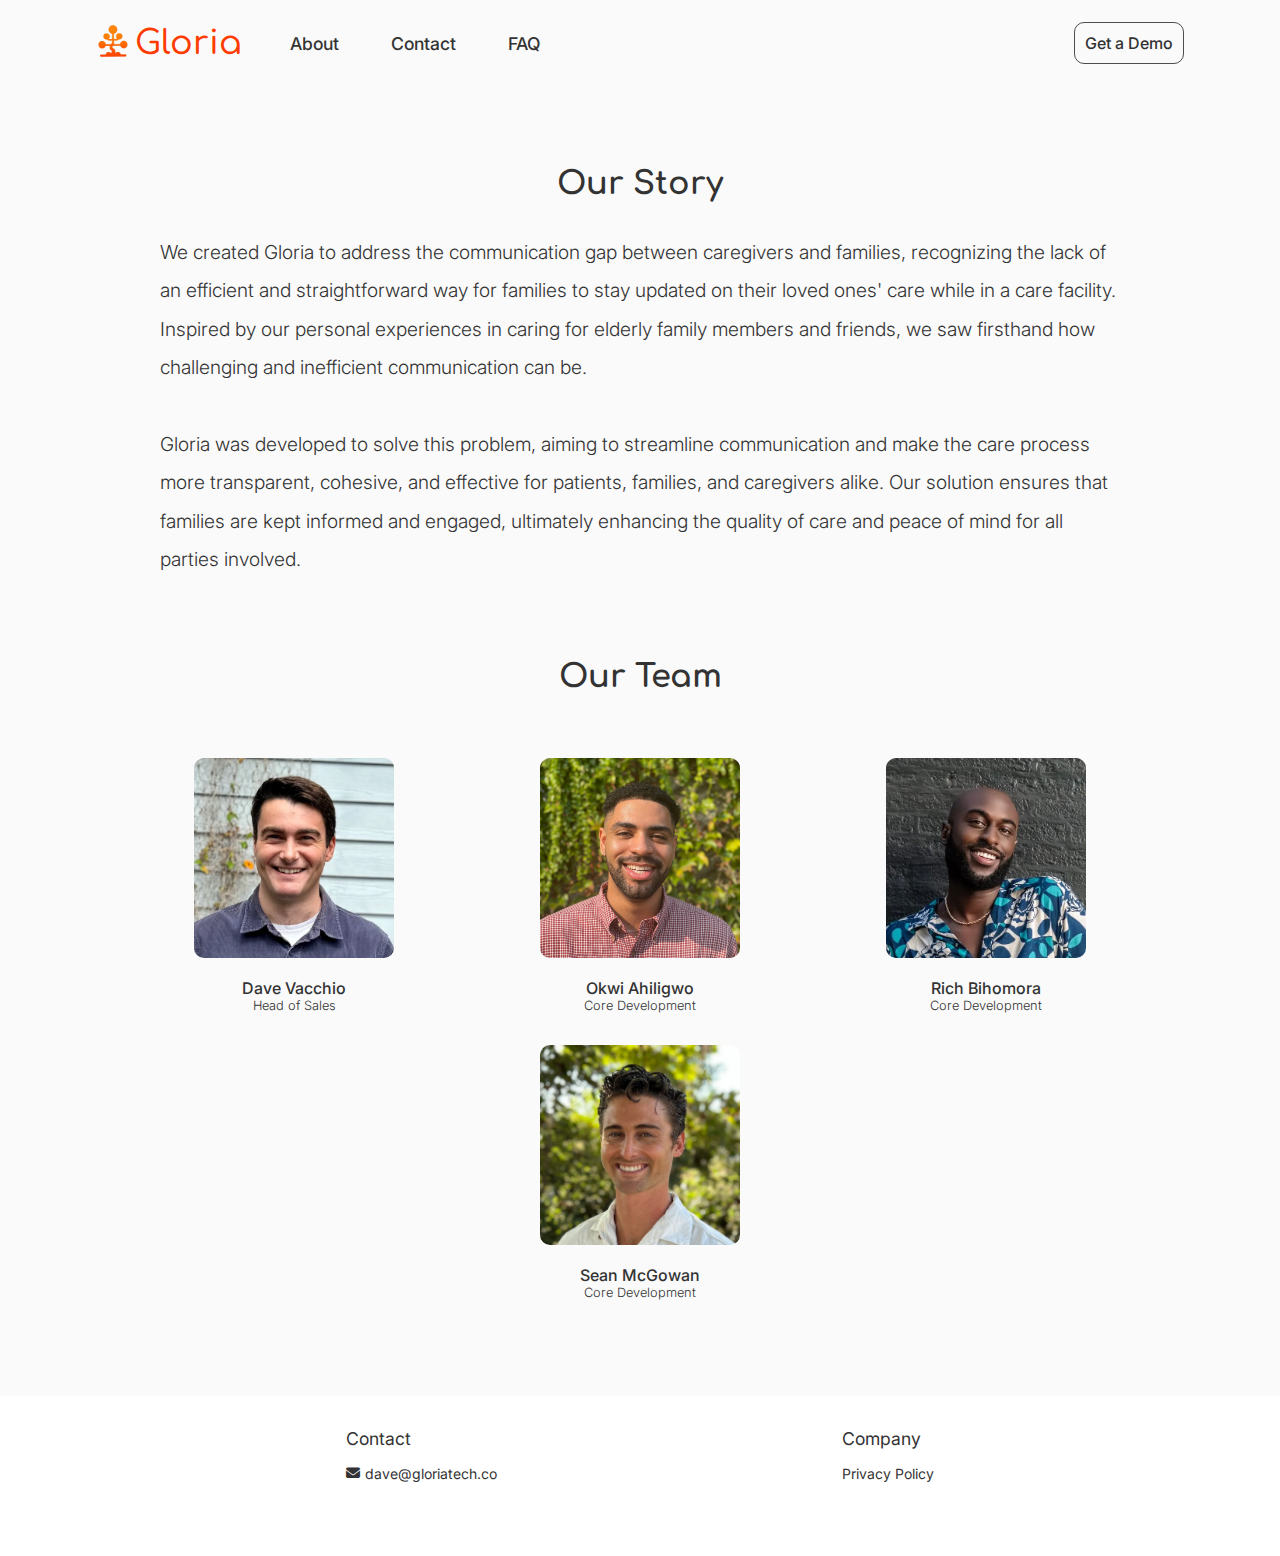
<file: about/index.html>
<!DOCTYPE html>
<html lang="en" class="element">
<head>
    <meta charset="UTF-8" />
    <meta name="viewport" content="width=device-width, initial-scale=1.0, viewport-fit=cover" />
    <!-- For Android -->
    <meta name="theme-color" content="#FFFFFF">
    <!-- For iOS -->
    <meta name="apple-mobile-web-app-status-bar-style" content="black-translucent">
    <title>About Us - Gloria</title>
    <!-- Banner -->
    <meta name="theme-color" content="#FAFAFA">
    <meta name="apple-mobile-web-app-status-bar-style" content="black-translucent">
    <!--Google Fonts API -->
    <link rel="preconnect" href="https://fonts.googleapis.com">
    <link rel="preconnect" href="https://fonts.gstatic.com" crossorigin>
    <link href="https://fonts.googleapis.com/css2?family=Comfortaa:wght@300..700&family=Inter:ital,opsz,wght@0,14..32,100..900;1,14..32,100..900&display=swap" rel="stylesheet">
    <!--Stylesheet-->
    <link rel="stylesheet" href="https://cdnjs.cloudflare.com/ajax/libs/font-awesome/6.5.0/css/all.min.css">
    <link rel="stylesheet" href="/global.css">
    <!--Script-->
    <script type="module" src="/global.js"></script>
</head>
<body>  


    <!-- Header -->
    <header>
        <div class="branding branding-nav-flex">
            <a href="/index.html" class="logo" id="logo">
                <span>
                    <img class="logo-img" alt="gloria logo" src="/images/logo.png">
                    <p class="logo-text">Gloria</p>
                </span>
            </a>
            <div class="nav">
                <a class="nav-item" href="/about/index.html">About</a> 
                <a class="nav-item" href="#contact">Contact</a>
                <a class="nav-item" href="/index.html#faq">FAQ</a>
            </div>
        </div>
        <div class="nav">
            <a class="nav-item-last" href="/demo/index.html">Get a Demo</a>            
        </div>
        <i class="fa-solid fa-bars" id="menu-button"></i>

        <!-- Hidden Menu -->
        <div id="menu">
            <a class="menu-item" href="/about/index.html">About</a> 
            <a class="menu-item" href="#contact">Contact</a>  
            <a class="menu-item" href="/demo/index.html">Get a Demo</a>
            <a class="menu-item" href="/index.html#faq">FAQ</a>             
        </div>
    </header>
    
    <div class="about-section">

    <!-- Our Story Section -->
    <div class="our-story-section">
        <h1 class="about-section-header">Our Story</h1>
        <p class="our-story-text">
            We created Gloria to address the communication gap between caregivers and families, recognizing the lack of an efficient and straightforward way for families to stay updated on their loved ones' care while in a care facility. Inspired by our personal experiences in caring for elderly family members and friends, we saw firsthand how challenging and inefficient communication can be.
            <br><br>
            Gloria was developed to solve this problem, aiming to streamline communication and make the care process more transparent, cohesive, and effective for patients, families, and caregivers alike. Our solution ensures that families are kept informed and engaged, ultimately enhancing the quality of care and peace of mind for all parties involved.
        </p>
    </div>

    <!-- Our Team Section -->
    <div class="our-team-section">
        <h1 class="about-section-header">Our Team</h1>
        <div class="team-member-flex">

            <div class="team-member">
                <picture>
                    <!-- WebP format for browsers that support it -->
                    <source srcset="/images/dave.webp" type="image/webp">
                    <!-- Fallback to .jpg for browsers that don't support WebP -->
                    <img class="avatar" alt="Dave Vacchio" src="/images/dave.jpg">
                </picture>
                <p class="name">Dave Vacchio</p>
                <p class="creds">Head of Sales</p>
            </div>

            <div class="team-member">
                <picture>
                    <!-- WebP format for browsers that support it -->
                    <source srcset="/images/okwi.webp" type="image/webp">
                    <!-- Fallback to .jpg for browsers that don't support WebP -->
                    <img class="avatar" alt="Okwi Ahiligwo" src="/images/okwi.jpg">
                </picture>
                <p class="name">Okwi Ahiligwo</p>
                <p class="creds">Core Development</p>
            </div>
            
            <div class="team-member">
                <picture>
                    <!-- WebP format for browsers that support it -->
                    <source srcset="/images/rich.webp" type="image/webp">
                    <!-- Fallback to .jpg for browsers that don't support WebP -->
                    <img class="avatar" alt="Rich Bihomora" src="/images/rich.jpg">
                </picture>
                <p class="name">Rich Bihomora</p>
                <p class="creds">Core Development</p>
            </div>
            
            <div class="team-member">
                <picture>
                    <!-- WebP format for browsers that support it -->
                    <source srcset="/images/sean.webp" type="image/webp">
                    <!-- Fallback to .jpg for browsers that don't support WebP -->
                    <img class="avatar" alt="Sean McGowan" src="/images/sean.jpg">
                </picture>
                <p class="name">Sean McGowan</p>
                <p class="creds">Core Development</p>
            </div>
            
        </div>
    </div>

    </div>
    
    <!-- Footer -->
    <footer id="contact">
        <div class="contact">
            <p class="footer-title">Contact</p>
            <span class="footer-item">
                <i class="fa-solid fa-envelope"></i>
                <p><a href="mailto:dave@gloriatech.co">dave@gloriatech.co</a></p>
            </span>
        </div>
        <div class="our-company">
            <p class="footer-title">Company</p>
            <p class="footer-item"><a href="/policy/index.html">Privacy Policy</a></p>
        </div>
    </footer>      
</body>   
</html>
</file>
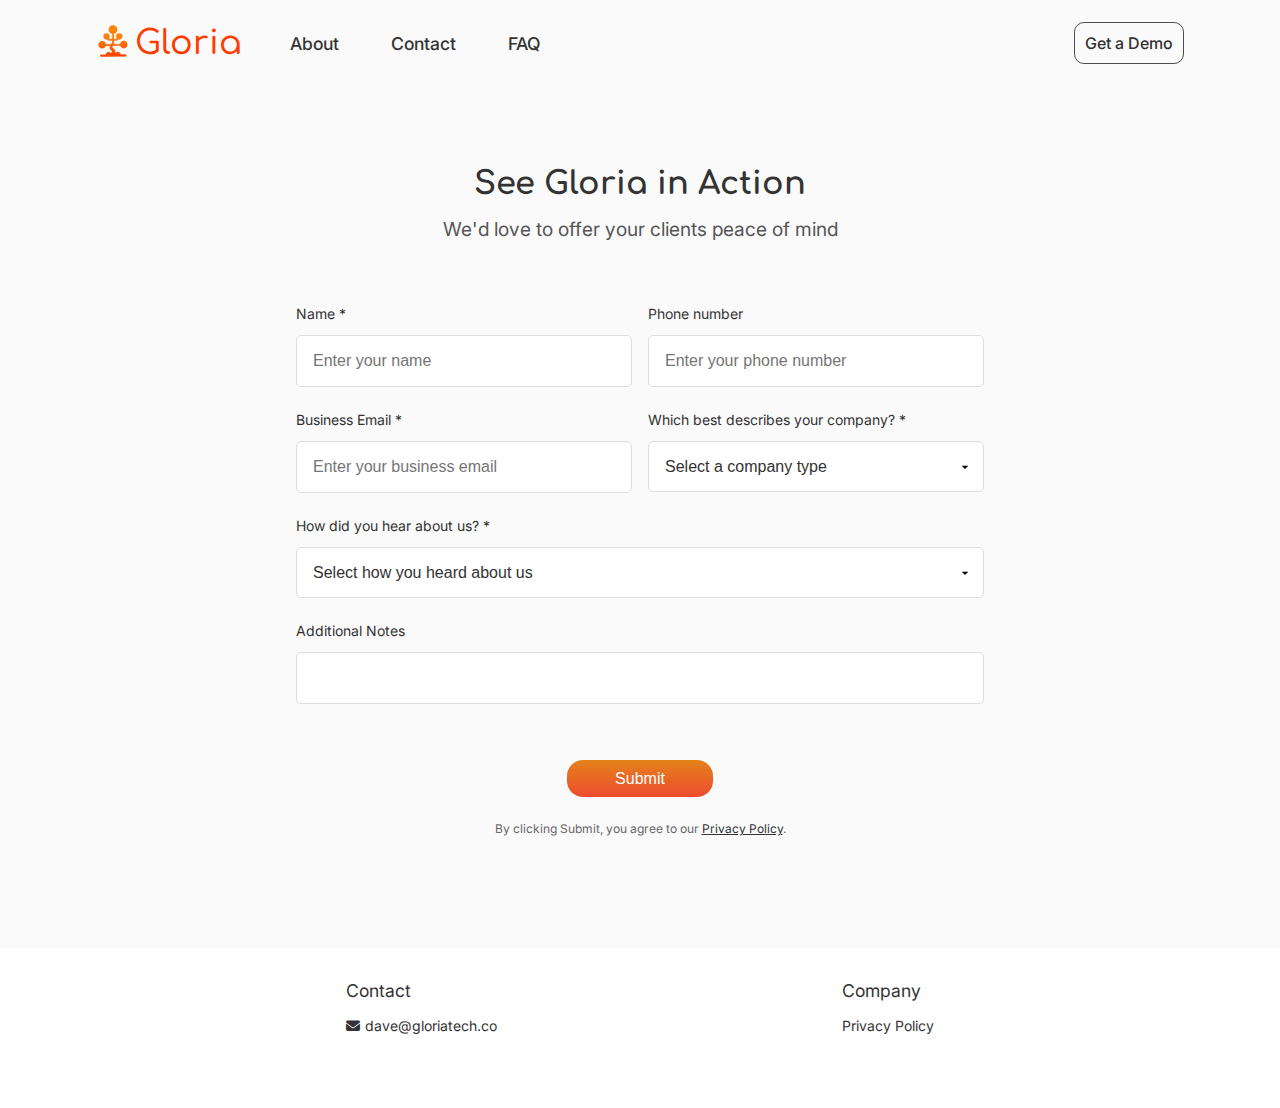
<file: demo/index.html>
<!DOCTYPE html>
<html lang="en" class="element">
<head>
    <meta charset="UTF-8" />
    <meta name="viewport" content="width=device-width, initial-scale=1.0, viewport-fit=cover" />
    <!-- For Android -->
    <meta name="theme-color" content="#FFFFFF">
    <!-- For iOS -->
    <meta name="apple-mobile-web-app-status-bar-style" content="black-translucent">
    <title>Get a Demo - Gloria</title>
    <!-- Banner -->
    <meta name="theme-color" content="#FAFAFA">
    <meta name="apple-mobile-web-app-status-bar-style" content="black-translucent">
    <!--Google Fonts API -->
    <link rel="preconnect" href="https://fonts.googleapis.com">
    <link rel="preconnect" href="https://fonts.gstatic.com" crossorigin>
    <link href="https://fonts.googleapis.com/css2?family=Comfortaa:wght@300..700&family=Inter:ital,opsz,wght@0,14..32,100..900;1,14..32,100..900&display=swap" rel="stylesheet">
    <!--Stylesheet-->
    <link rel="stylesheet" href="https://cdnjs.cloudflare.com/ajax/libs/font-awesome/6.5.0/css/all.min.css">
    <link rel="stylesheet" href="/global.css">
    <!--Script-->
    <script type="module" src="/global.js"></script>
</head>
<body>
   
   
    <!-- Header -->
    <header>
        <div class="branding branding-nav-flex">
            <a href="/" class="logo" id="logo">
                <span>
                    <img class="logo-img" alt="gloria logo" src="/images/logo.png">
                    <p class="logo-text">Gloria</p>
                </span>
            </a>
            <div class="nav">
                <a class="nav-item" href="/about">About</a> 
                <a class="nav-item" href="#contact">Contact</a>
                <a class="nav-item" href="/#faq">FAQ</a>
            </div>
        </div>
        <div class="nav">
            <a class="nav-item-last" href="/demo">Get a Demo</a>            
        </div>
        <i class="fa-solid fa-bars" id="menu-button"></i>

        <!-- Hidden Menu -->
        <div id="menu">
            <a class="menu-item" href="/about">About</a> 
            <a class="menu-item" href="#contact">Contact</a>  
            <a class="menu-item" href="/demo">Get a Demo</a>
            <a class="menu-item" href="/#faq">FAQ</a>             
        </div>
    </header>


    <!-- Form Section -->
    <form class="demo" action="https://formsubmit.co/dave@gloriatech.co" method="POST" >

        <!-- Hidden redirect input -->
        <input type="hidden" name="_next" value="https://gloriatech.co/demo/confirmation">
        <!-- Hidden disable spam protection -->
        <input type="hidden" name="_captcha" value="false">
        <!-- Hidden message template style -->     
        <input type="hidden" name="_template" value="table">
        <!-- Disable reCAPTCHA -->
        <input type="hidden" name="_captcha" value="false">
        <!-- Honeypot field (for bots only) -->
        <input type="text" name="_honey" style="display:none">

        <h1>See Gloria in Action</h1>
        <p class="demo-subtitle">We'd love to offer your clients peace of mind</p>
        <div class="demo-form-flex">
            <div class="demo-flex-item">
                <label for="name" id="name-label">Name *</label>
                <div class="error-message" ></div>
                <input 
                    class="form-control" 
                    type="text" 
                    id="name" 
                    name="name" 
                    placeholder="Enter your name" 
                    aria-required="true" 
                    aria-labelledby="name-label" 
                    title="Please enter your name."
                    required 
                />
            </div>
            <div class="demo-flex-item">
                <label for="phone-number" id="phone-number-label">Phone number</label>
                <input 
                    class="form-control"
                    type="tel" 
                    id="phone-number" 
                    name="phone-number" 
                    placeholder="Enter your phone number" 
                    aria-required="false" 
                    aria-labelledby="phone-number-label"
                    pattern="^\s*\+?\s*(\d[\s\-\(\)\.]{0,2}){10,15}(ext\.?|x|#)?\s*\d{0,5}\s*$"
                />
                <div class="error-message"></div>
            </div>            
            <div class="demo-flex-item">
                <label for="email" id="email-label">Business Email *</label>
                <input 
                    class="form-control"
                    type="email" 
                    id="email" 
                    name="email" 
                    placeholder="Enter your business email" 
                    aria-required="true" 
                    aria-labelledby="email-label" 
                    required 
                />
                <div class="error-message" ></div>
            </div>
            <div class="demo-flex-item">
                <label for="company-type" id="company-type-label">Which best describes your company? *</label>
                <select 
                    class="form-control"
                    id="company-type" 
                    name="company-type" 
                    aria-required="true" 
                    aria-labelledby="company-type-label" 
                    required
                >
                    <option value="" disabled selected>Select a company type</option>
                    <option value="Independent Living">Independent Living</option>
                    <option value="Assisted Living">Assisted Living</option>
                    <option value="Memory Care">Memory Care</option>
                    <option value="In-Home Care">In-Home Care</option>
                    <option value="Other">Other</option>
                </select>
                <div class="error-message" ></div>
            </div>
            <div class="demo-flex-item full-width">
                <label for="hear-about" id="hear-about-label">How did you hear about us? *</label>
                <select 
                    class="form-control"
                    id="hear-about" 
                    name="hear-about" 
                    aria-required="true" 
                    aria-labelledby="hear-about-label" 
                    required
                >
                    <option value="" disabled selected>Select how you heard about us</option>
                    <option value="Word of Mouth">Word of Mouth</option>
                    <option value="Google Search">Google Search</option>
                    <option value="Social Media">Social Media</option>
                    <option value="Other">Other</option>
                </select>
                <div class="error-message"></div>
            </div>
            <div class="demo-flex-item full-width">
                <label for="help-you" id="help-you-label">Additional Notes</label>
                <input type="text" id="help-you" name="help-you" 
                       aria-labelledby="help-you-label" />
            </div>
        </div>        
        <button type="submit" id="submit" aria-label="Submit Form">Submit</button>
        <p class="terms">
            By clicking Submit, you agree to our
            <a href="/policy"><u>Privacy Policy</u></a>.
        </p>
    </form>


    
    <!-- Footer -->
    <footer id="contact">
        <div class="contact">
            <p class="footer-title">Contact</p>
            <span class="footer-item">
                <i class="fa-solid fa-envelope"></i>
                <p><a href="mailto:dave@gloriatech.co">dave@gloriatech.co</a></p>
            </span>
        </div>
        <div class="our-company">
            <p class="footer-title">Company</p>
            <p class="footer-item"><a href="/policy">Privacy Policy</a></p>
        </div>
    </footer>      
</body>   
</html>
</file>
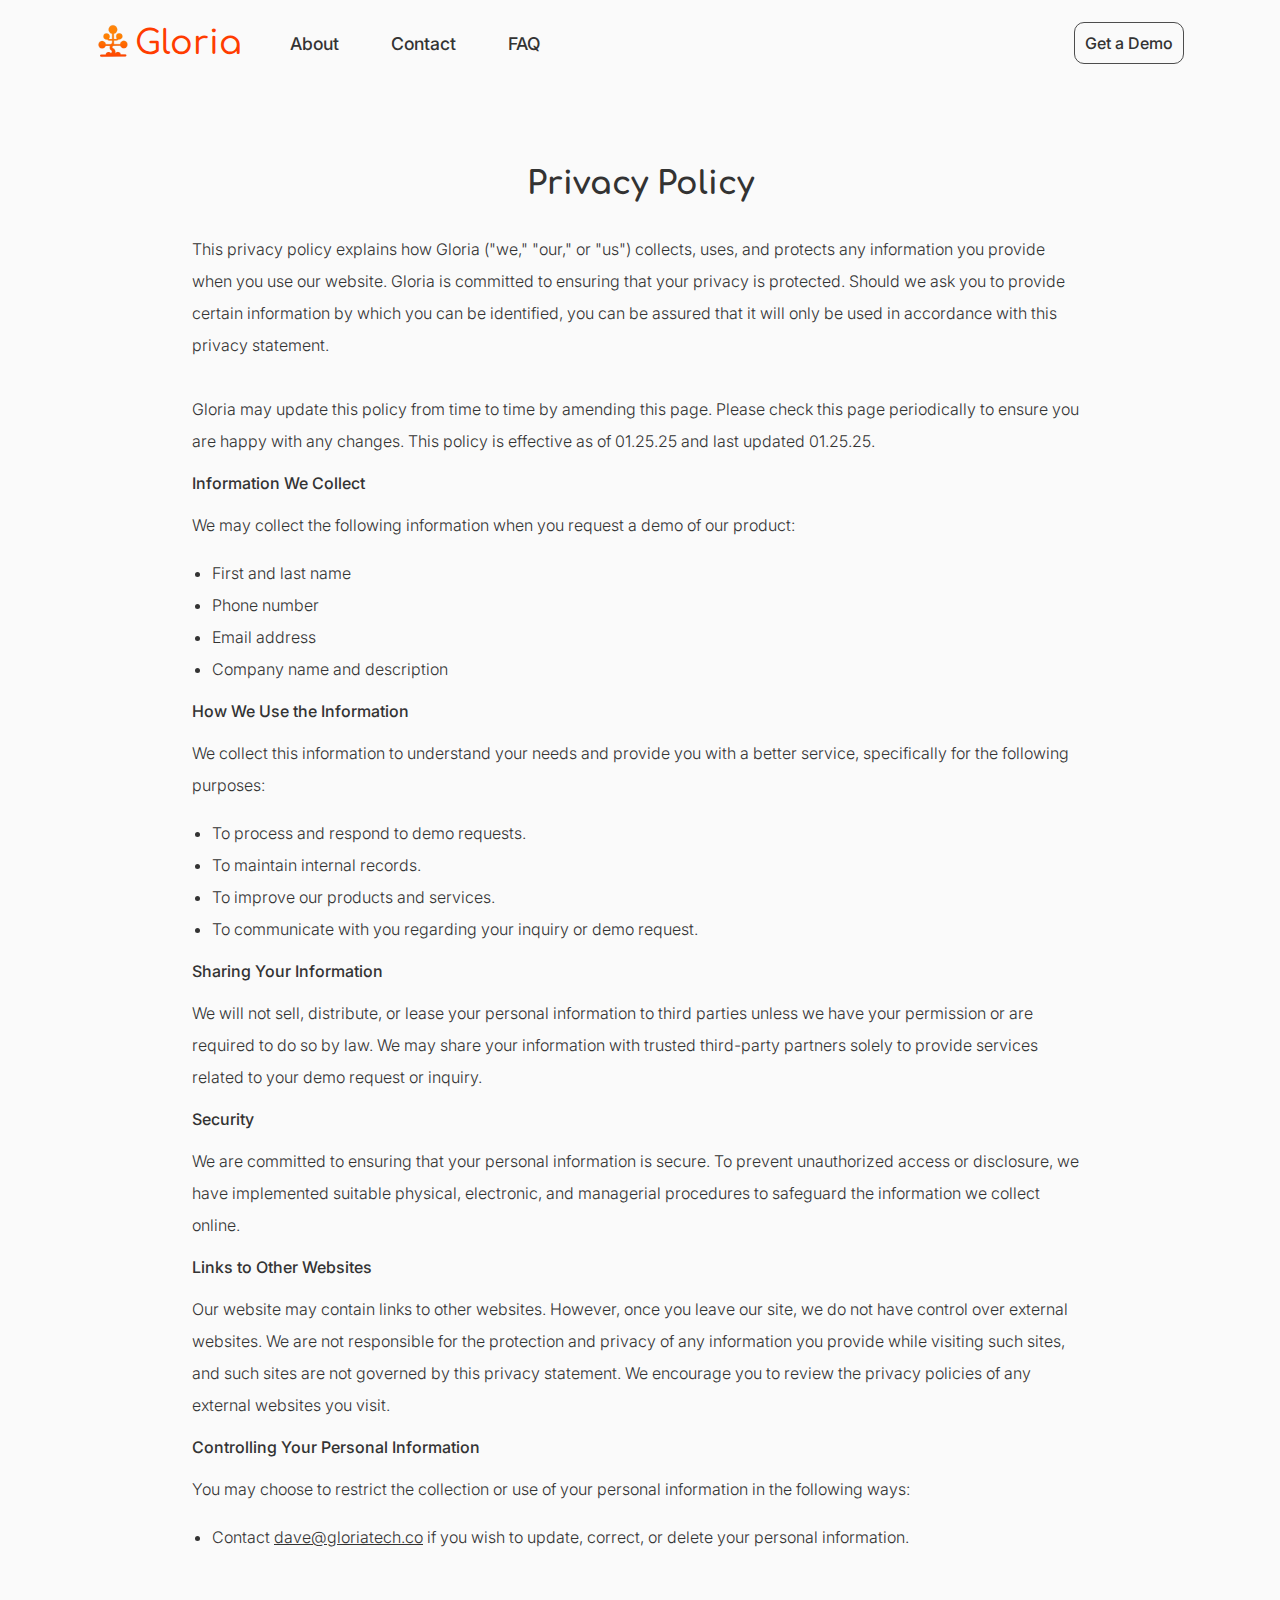
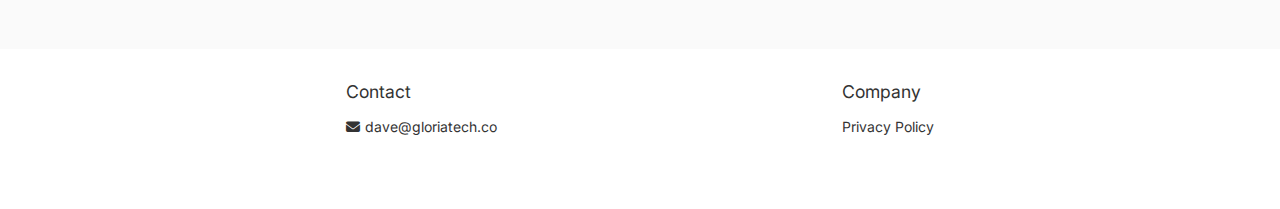
<file: policy/index.html>
<!DOCTYPE html>
<html lang="en" class="element">
<head>
    <meta charset="UTF-8" />
    <meta name="viewport" content="width=device-width, initial-scale=1.0, viewport-fit=cover" />
    <!-- For Android -->
    <meta name="theme-color" content="#FFFFFF">
    <!-- For iOS -->
    <meta name="apple-mobile-web-app-status-bar-style" content="black-translucent">
    <title>Privacy Policy - Gloria</title>
    <!-- Banner -->
    <meta name="theme-color" content="#FAFAFA">
    <meta name="apple-mobile-web-app-status-bar-style" content="black-translucent">
    <!--Google Fonts API -->
    <link rel="preconnect" href="https://fonts.googleapis.com">
    <link rel="preconnect" href="https://fonts.gstatic.com" crossorigin>
    <link href="https://fonts.googleapis.com/css2?family=Comfortaa:wght@300..700&family=Inter:ital,opsz,wght@0,14..32,100..900;1,14..32,100..900&display=swap" rel="stylesheet">
    <!--Stylesheet-->
    <link rel="stylesheet" href="https://cdnjs.cloudflare.com/ajax/libs/font-awesome/6.5.0/css/all.min.css">
    <link rel="stylesheet" href="/global.css">
    <!--Script-->
    <script type="module" src="/global.js"></script>
</head>
<body>


    <!-- Header -->
    <header>
        <div class="branding branding-nav-flex">
            <a href="/" class="logo" id="logo">
                <span>
                    <img class="logo-img" alt="gloria logo" src="/images/logo.png">
                    <p class="logo-text">Gloria</p>
                </span>
            </a>
            <div class="nav">
                <a class="nav-item" href="/about">About</a> 
                <a class="nav-item" href="#contact">Contact</a>
                <a class="nav-item" href="/#faq">FAQ</a>
            </div>
        </div>
        <div class="nav">
            <a class="nav-item-last" href="/demo">Get a Demo</a>            
        </div>
        <i class="fa-solid fa-bars" id="menu-button"></i>

        <!-- Hidden Menu -->
        <div id="menu">
            <a class="menu-item" href="/about">About</a> 
            <a class="menu-item" href="#contact">Contact</a>  
            <a class="menu-item" href="/demo">Get a Demo</a>
            <a class="menu-item" href="/faq">FAQ</a>             
        </div>
    </header>

    
    <!-- Policy Section -->
    <div class="policy-section">
        <h1>Privacy Policy</h1>
        <p class="policy-text">
            This privacy policy explains how Gloria ("we," "our," or "us") collects, uses, and protects any information you provide when you use our website. Gloria is committed to ensuring that your privacy is protected. Should we ask you to provide certain information by which you can be identified, you can be assured that it will only be used in accordance with this privacy statement.
            <br><br>
            Gloria may update this policy from time to time by amending this page. Please check this page periodically to ensure you are happy with any changes. This policy is effective as of 01.25.25 and last updated 01.25.25.
        </p>
        <p class="policy-header">Information We Collect</p>
        <p class="policy-text">
            We may collect the following information when you request a demo of our product:
        </p>
        <ul class="policy-text">
            <li>First and last name</li>
            <li>Phone number</li>
            <li>Email address</li>
            <li>Company name and description</li>
        </ul>
        <p class="policy-header">How We Use the Information</p>
        <p class="policy-text">
            We collect this information to understand your needs and provide you with a better service, specifically for the following purposes:
        </p>
        <ul class="policy-text">
            <li>To process and respond to demo requests.</li>
            <li>To maintain internal records.</li>
            <li>To improve our products and services.</li>
            <li>To communicate with you regarding your inquiry or demo request.</li>
        </ul>
        <p class="policy-header">Sharing Your Information</p>
        <p class="policy-text">We will not sell, distribute, or lease your personal information to third parties unless we have your permission or are required to do so by law. We may share your information with trusted third-party partners solely to provide services related to your demo request or inquiry.</p>
        <p class="policy-header">Security</p>
        <p class="policy-text">We are committed to ensuring that your personal information is secure. To prevent unauthorized access or disclosure, we have implemented suitable physical, electronic, and managerial procedures to safeguard the information we collect online.</p>
        <p class="policy-header">Links to Other Websites</p>
        <p class="policy-text">Our website may contain links to other websites. However, once you leave our site, we do not have control over external websites. We are not responsible for the protection and privacy of any information you provide while visiting such sites, and such sites are not governed by this privacy statement. We encourage you to review the privacy policies of any external websites you visit.</p>
        <p class="policy-header">Controlling Your Personal Information</p>
        <p class="policy-text">You may choose to restrict the collection or use of your personal information in the following ways:</p>
        <ul class="policy-text">
            <li>Contact <a class="policy-email" href="mailto:dave@gloriatech.co">dave@gloriatech.co</a> if you wish to update, correct, or delete your personal information.</li>
        </ul>
    </div>
    
    <!-- Footer -->
    <footer id="contact">
        <div class="contact">
            <p class="footer-title">Contact</p>
            <span class="footer-item">
                <i class="fa-solid fa-envelope"></i>
                <p><a href="mailto:dave@gloriatech.co">dave@gloriatech.co</a></p>
            </span>
        </div>
        <div class="our-company">
            <p class="footer-title">Company</p>
            <p class="footer-item"><a href="/policy">Privacy Policy</a></p>
        </div>
    </footer>      
</body>   
</html>
</file>
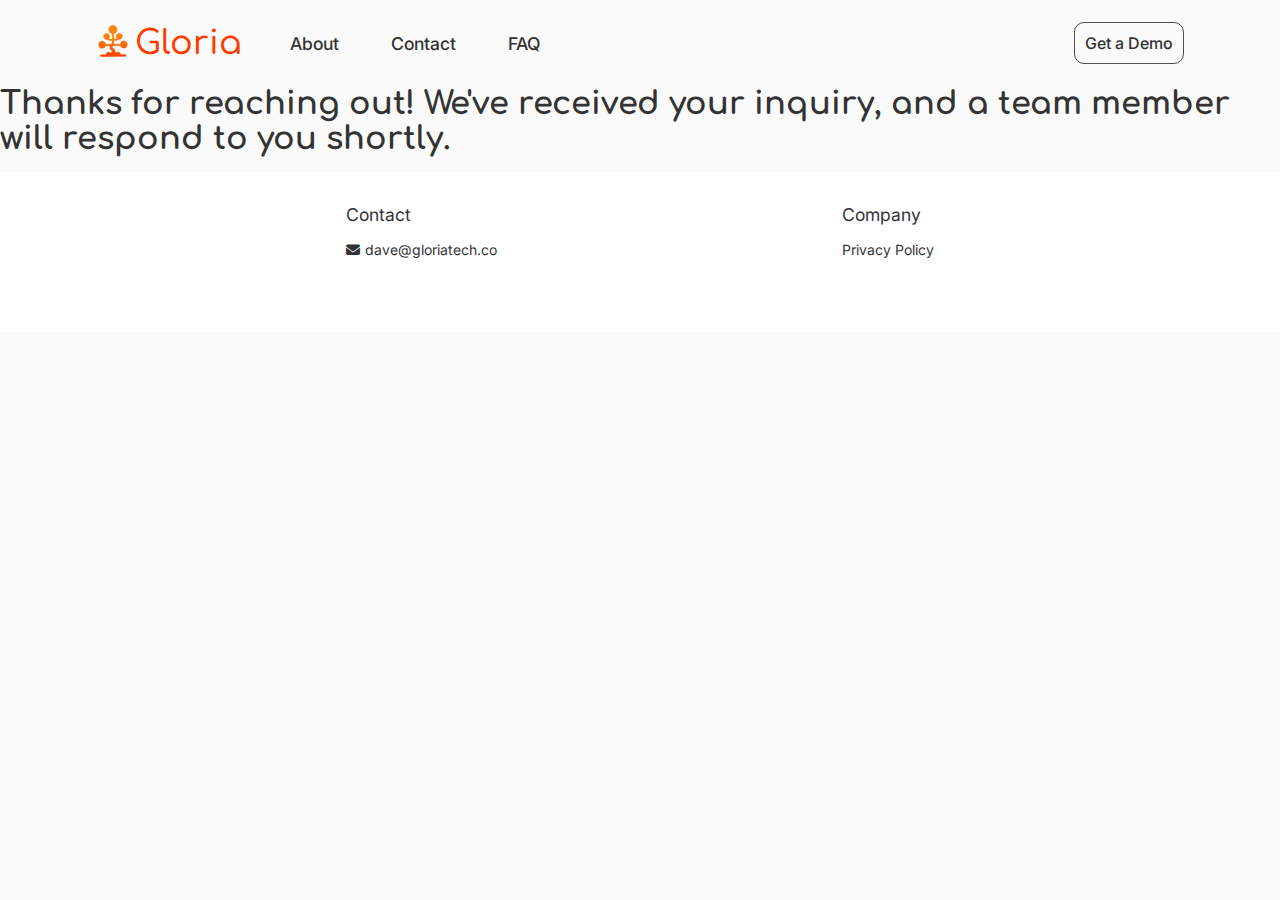
<file: demo/confirmation/index.html>
<!DOCTYPE html>
<html lang="en" class="element">
<head>
    <meta charset="UTF-8" />
    <meta name="viewport" content="width=device-width, initial-scale=1.0, viewport-fit=cover" />
    <!-- For Android -->
    <meta name="theme-color" content="#FFFFFF">
    <!-- For iOS -->
    <meta name="apple-mobile-web-app-status-bar-style" content="black-translucent">
    <title>Get a Demo - Gloria</title>
    <!-- Banner -->
    <meta name="theme-color" content="#FAFAFA">
    <meta name="apple-mobile-web-app-status-bar-style" content="black-translucent">
    <!--Google Fonts API -->
    <link rel="preconnect" href="https://fonts.googleapis.com">
    <link rel="preconnect" href="https://fonts.gstatic.com" crossorigin>
    <link href="https://fonts.googleapis.com/css2?family=Comfortaa:wght@300..700&family=Inter:ital,opsz,wght@0,14..32,100..900;1,14..32,100..900&display=swap" rel="stylesheet">
    <!--Stylesheet-->
    <link rel="stylesheet" href="https://cdnjs.cloudflare.com/ajax/libs/font-awesome/6.5.0/css/all.min.css">
    <link rel="stylesheet" href="/global.css">
    <!--Script-->
    <script type="module" src="/global.js"></script>
</head>
<body>
   
   
    <!-- Header -->
    <header>
        <div class="branding branding-nav-flex">
            <a href="/index.html" class="logo" id="logo">
                <span>
                    <img class="logo-img" alt="gloria logo" src="/images/logo.png">
                    <p class="logo-text">Gloria</p>
                </span>
            </a>
            <div class="nav">
                <a class="nav-item" href="/about/index.html">About</a> 
                <a class="nav-item" href="#contact">Contact</a>
                <a class="nav-item" href="/index.html#faq">FAQ</a>
            </div>
        </div>
        <div class="nav">
            <a class="nav-item-last" href="/demo/index.html">Get a Demo</a>            
        </div>
        <i class="fa-solid fa-bars" id="menu-button"></i>

        <!-- Hidden Menu -->
        <div id="menu">
            <a class="menu-item" href="/about/index.html">About</a> 
            <a class="menu-item" href="#contact">Contact</a>  
            <a class="menu-item" href="/demo/index.html">Get a Demo</a>
            <a class="menu-item" href="/index.html#faq">FAQ</a>             
        </div>
    </header>


    <div class="confirmation-message">
        <h1>Thanks for reaching out! We've received your inquiry, and a team member will respond to you shortly.</h1>
    </div>


    
    <!-- Footer -->
    <footer id="contact">
        <div class="contact">
            <p class="footer-title">Contact</p>
            <span class="footer-item">
                <i class="fa-solid fa-envelope"></i>
                <p><a href="mailto:dave@gloriatech.co">dave@gloriatech.co</a></p>
            </span>
        </div>
        <div class="our-company">
            <p class="footer-title">Company</p>
            <p class="footer-item"><a href="/policy/index.html">Privacy Policy</a></p>
        </div>
    </footer>      
</body>   
</html>
</file>
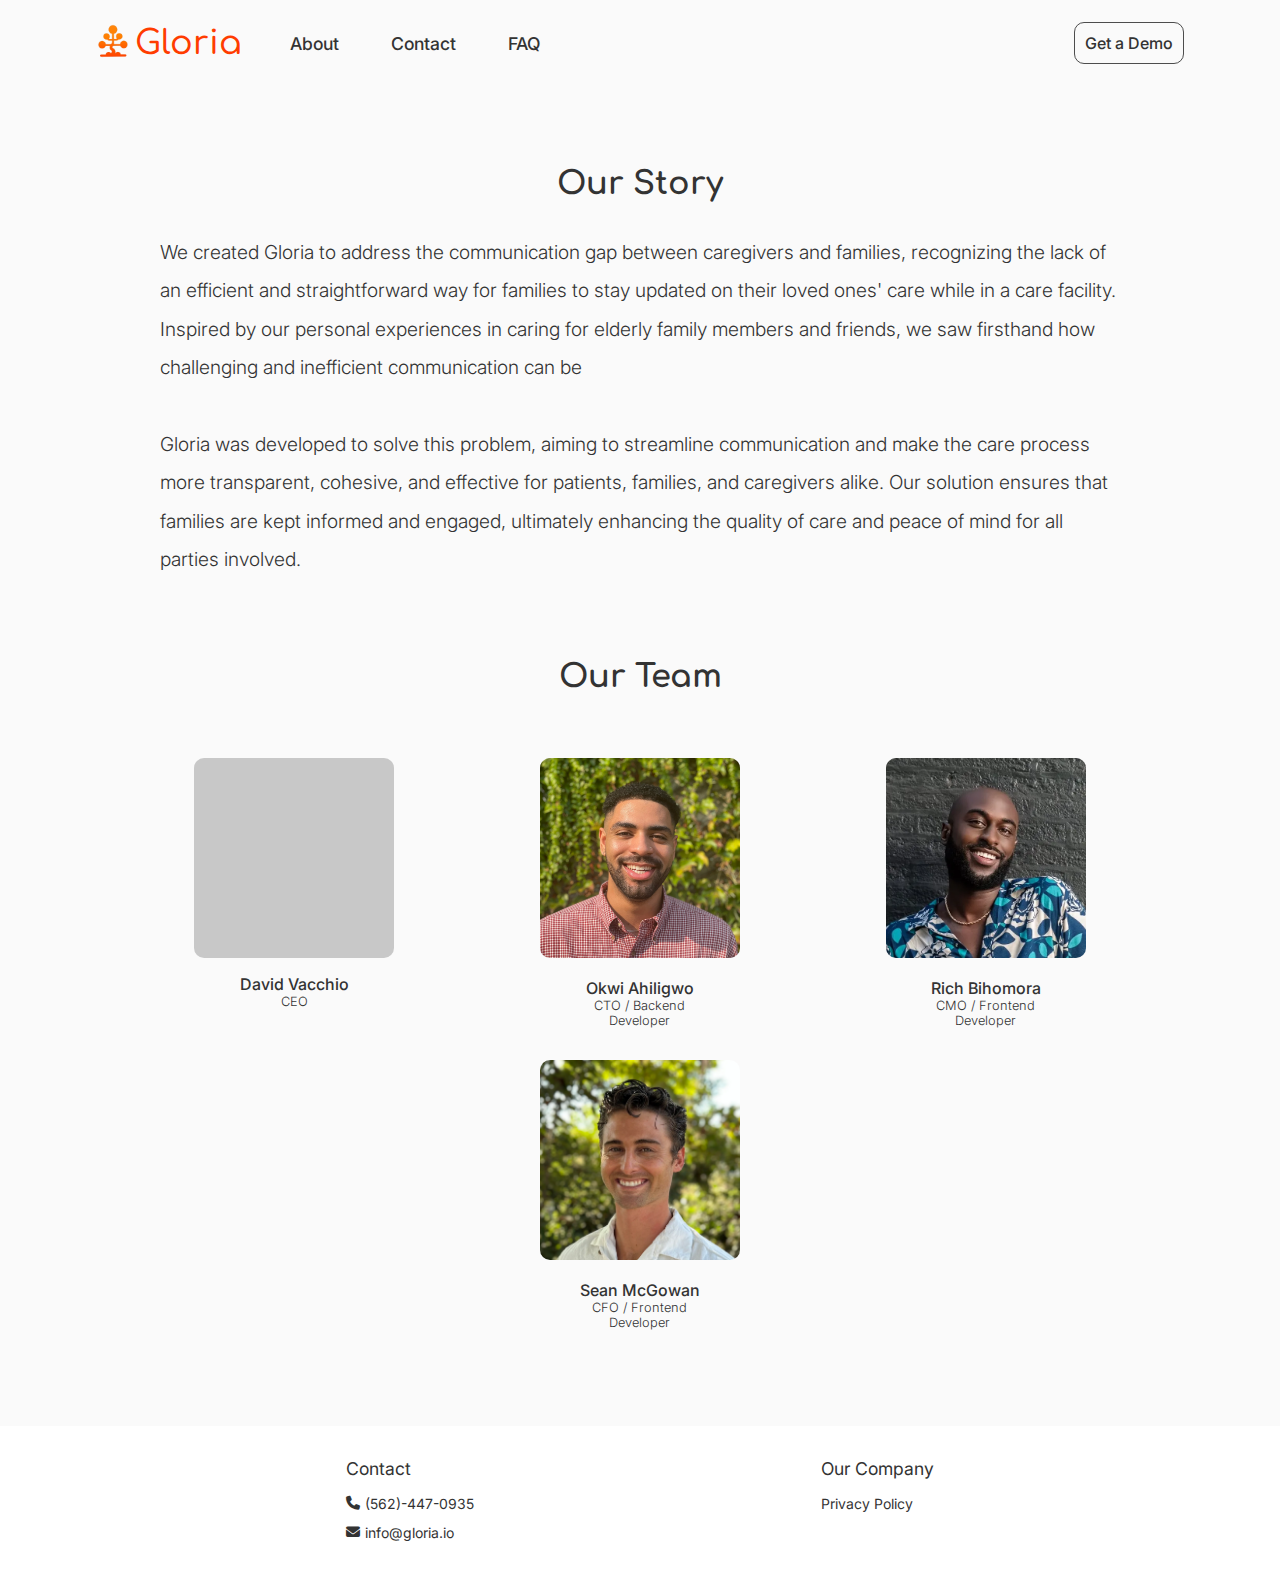
<file: pages/about.html>
<!DOCTYPE html>
<html lang="en" class="element">
<head>
    <meta charset="UTF-8" />
    <meta name="viewport" content="width=device-width, initial-scale=1.0, viewport-fit=cover" />
    <!-- For Android -->
    <meta name="theme-color" content="#FFFFFF">
    <!-- For iOS -->
    <meta name="apple-mobile-web-app-status-bar-style" content="black-translucent">
    <title>About Us - Gloria</title>
    <!-- Banner -->
    <meta name="theme-color" content="#FAFAFA">
    <meta name="apple-mobile-web-app-status-bar-style" content="black-translucent">
    <!--Google Fonts API -->
    <link rel="preconnect" href="https://fonts.googleapis.com">
    <link rel="preconnect" href="https://fonts.gstatic.com" crossorigin>
    <link href="https://fonts.googleapis.com/css2?family=Comfortaa:wght@300..700&family=Inter:ital,opsz,wght@0,14..32,100..900;1,14..32,100..900&display=swap" rel="stylesheet">
    <!--Stylesheet-->
    <link rel="stylesheet" href="https://cdnjs.cloudflare.com/ajax/libs/font-awesome/6.5.0/css/all.min.css">
    <link rel="stylesheet" href="../global.css">
    <!--Script-->
    <script type="module" src="../global.js"></script>
</head>
<body>  


    <!-- Header -->
    <header>
        <div class="branding branding-nav-flex">
            <a href="../index.html" class="logo" id="logo">
                <span>
                    <img class="logo-img" alt="gloria logo" src="../images/logo.png">
                    <p class="logo-text">Gloria</p>
                </span>
            </a>
            <div class="nav">
                <a class="nav-item" href="./about.html">About</a> 
                <a class="nav-item" href="#footer">Contact</a>
                <a class="nav-item" href="../index.html#faq-section">FAQ</a>
            </div>
        </div>
        <div class="nav">
            <a class="nav-item-last" href="./demo.html">Get a Demo</a>            
        </div>
        <i class="fa-solid fa-bars" id="menu-button"></i>

        <!-- Hidden Menu -->
        <div id="menu">
            <a class="menu-item" href="./about.html">About</a> 
            <a class="menu-item" href="#footer">Contact</a>  
            <a class="menu-item" href="./demo.html">Get a Demo</a>
            <a class="menu-item" href="../index.html#faq-section">FAQ</a>             
        </div>
    </header>
    
    <div class="about-section">

    <!-- Our Story Section -->
    <div class="our-story-section">
        <h1 class="about-section-header">Our Story</h1>
        <p class="our-story-text">
            We created Gloria to address the communication gap between caregivers and families, recognizing the lack of an efficient and straightforward way for families to stay updated on their loved ones' care while in a care facility. Inspired by our personal experiences in caring for elderly family members and friends, we saw firsthand how challenging and inefficient communication can be
            <br><br>
            Gloria was developed to solve this problem, aiming to streamline communication and make the care process more transparent, cohesive, and effective for patients, families, and caregivers alike. Our solution ensures that families are kept informed and engaged, ultimately enhancing the quality of care and peace of mind for all parties involved.
        </p>
    </div>

    <!-- Our Team Section -->
    <div class="our-team-section">
        <h1 class="about-section-header">Our Team</h1>
        <div class="team-member-flex">

            <div class="team-member">
                <div class="avatar"></div>
                <p class="name">David Vacchio</p>
                <p class="creds">CEO</p>
            </div>

            <div class="team-member">
                <picture>
                    <!-- WebP format for browsers that support it -->
                    <source srcset="../images/okwi.webp" type="image/webp">
                    <!-- Fallback to .jpg for browsers that don't support WebP -->
                    <img class="avatar" alt="Okwi Ahiligwo" src="../images/okwi.jpg">
                </picture>
                <p class="name">Okwi Ahiligwo</p>
                <p class="creds">CTO / Backend Developer</p>
            </div>
            
            <div class="team-member">
                <picture>
                    <!-- WebP format for browsers that support it -->
                    <source srcset="../images/rich.webp" type="image/webp">
                    <!-- Fallback to .jpg for browsers that don't support WebP -->
                    <img class="avatar" alt="Rich Bihomora" src="../images/rich.jpg">
                </picture>
                <p class="name">Rich Bihomora</p>
                <p class="creds">CMO / Frontend Developer</p>
            </div>
            
            <div class="team-member">
                <picture>
                    <!-- WebP format for browsers that support it -->
                    <source srcset="../images/sean.webp" type="image/webp">
                    <!-- Fallback to .jpg for browsers that don't support WebP -->
                    <img class="avatar" alt="Sean McGowan" src="../images/sean.jpg">
                </picture>
                <p class="name">Sean McGowan</p>
                <p class="creds">CFO / Frontend Developer</p>
            </div>
            
        </div>
    </div>

    </div>
    
    <!-- Footer -->
    <footer id="footer">
        <div class="contact">
            <p class="footer-title">Contact</p>
            <span class="footer-item">
                <i class="fa-solid fa-phone"></i>
                <p><a href="tel:+15624470935">(562)-447-0935</a></p>
            </span>
            <span class="footer-item">
                <i class="fa-solid fa-envelope"></i>
                <p><a href="mailto:info@gloria.io">info@gloria.io</a></p>
            </span>
        </div>
        <div class="our-company">
            <p class="footer-title">Our Company</p>
            <p class="footer-item"><a href="./policy.html">Privacy Policy</a></p>
        </div>
    </footer>    
</body>   
</html>
</file>
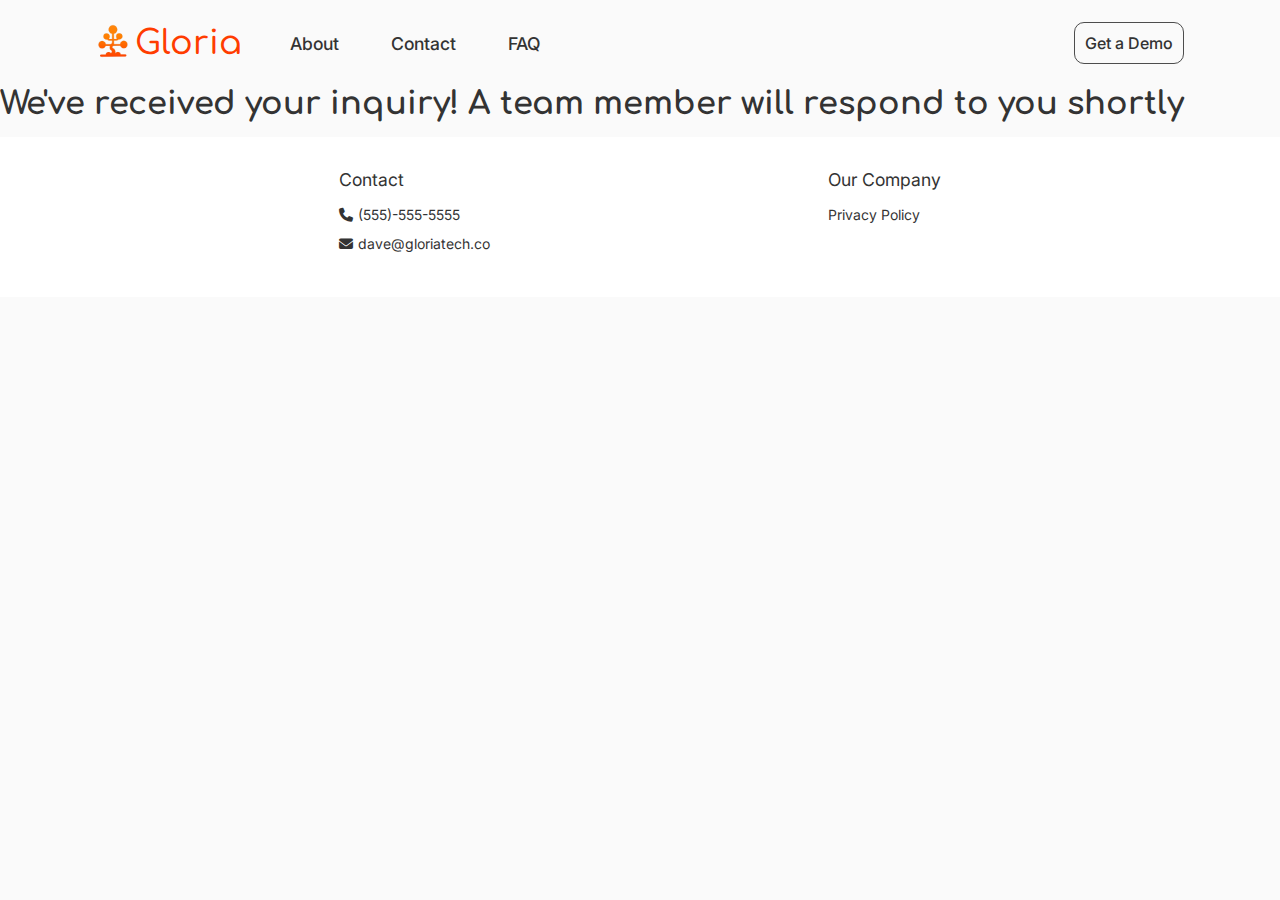
<file: pages/demo-confirmation.html>
<!DOCTYPE html>
<html lang="en" class="element">
<head>
    <meta charset="UTF-8" />
    <meta name="viewport" content="width=device-width, initial-scale=1.0, viewport-fit=cover" />
    <!-- For Android -->
    <meta name="theme-color" content="#FFFFFF">
    <!-- For iOS -->
    <meta name="apple-mobile-web-app-status-bar-style" content="black-translucent">
    <title>Get a Demo - Gloria</title>
    <!-- Banner -->
    <meta name="theme-color" content="#FAFAFA">
    <meta name="apple-mobile-web-app-status-bar-style" content="black-translucent">
    <!--Google Fonts API -->
    <link rel="preconnect" href="https://fonts.googleapis.com">
    <link rel="preconnect" href="https://fonts.gstatic.com" crossorigin>
    <link href="https://fonts.googleapis.com/css2?family=Comfortaa:wght@300..700&family=Inter:ital,opsz,wght@0,14..32,100..900;1,14..32,100..900&display=swap" rel="stylesheet">
    <!--Stylesheet-->
    <link rel="stylesheet" href="https://cdnjs.cloudflare.com/ajax/libs/font-awesome/6.5.0/css/all.min.css">
    <link rel="stylesheet" href="../global.css">
    <!--Script-->
    <script type="module" src="../global.js"></script>
</head>
<body>
   
   
    <!-- Header -->
    <header>
        <div class="branding branding-nav-flex">
            <a href="../index.html" class="logo" id="logo">
                <span>
                    <img class="logo-img" alt="gloria logo" src="../images/logo.png">
                    <p class="logo-text">Gloria</p>
                </span>
            </a>
            <div class="nav">
                <a class="nav-item" href="./about.html">About</a> 
                <a class="nav-item" href="#footer">Contact</a>
                <a class="nav-item" href="../index.html#faq-section">FAQ</a>
            </div>
        </div>
        <div class="nav">
            <a class="nav-item-last" href="./demo.html">Get a Demo</a>            
        </div>
        <i class="fa-solid fa-bars" id="menu-button"></i>

        <!-- Hidden Menu -->
        <div id="menu">
            <a class="menu-item" href="./about.html">About</a> 
            <a class="menu-item" href="#footer">Contact</a>  
            <a class="menu-item" href="./demo.html">Get a Demo</a>
            <a class="menu-item" href="../index.html#faq-section">FAQ</a>             
        </div>
    </header>


    <h1>We've received your inquiry! A team member will respond to you shortly</h1>


    
    <!-- Footer -->
    <footer id="footer">
        <div class="contact">
            <p class="footer-title">Contact</p>
            <span class="footer-item">
                <i class="fa-solid fa-phone"></i>
                <p><a href="tel:+15555555555">(555)-555-5555</a></p>
            </span>
            <span class="footer-item">
                <i class="fa-solid fa-envelope"></i>
                <p><a href="mailto:dave@gloriatech.co">dave@gloriatech.co</a></p>
            </span>
        </div>
        <div class="our-company">
            <p class="footer-title">Our Company</p>
            <p class="footer-item"><a href="./pages/policy.html">Privacy Policy</a></p>
        </div>
    </footer>      
</body>   
</html>
</file>
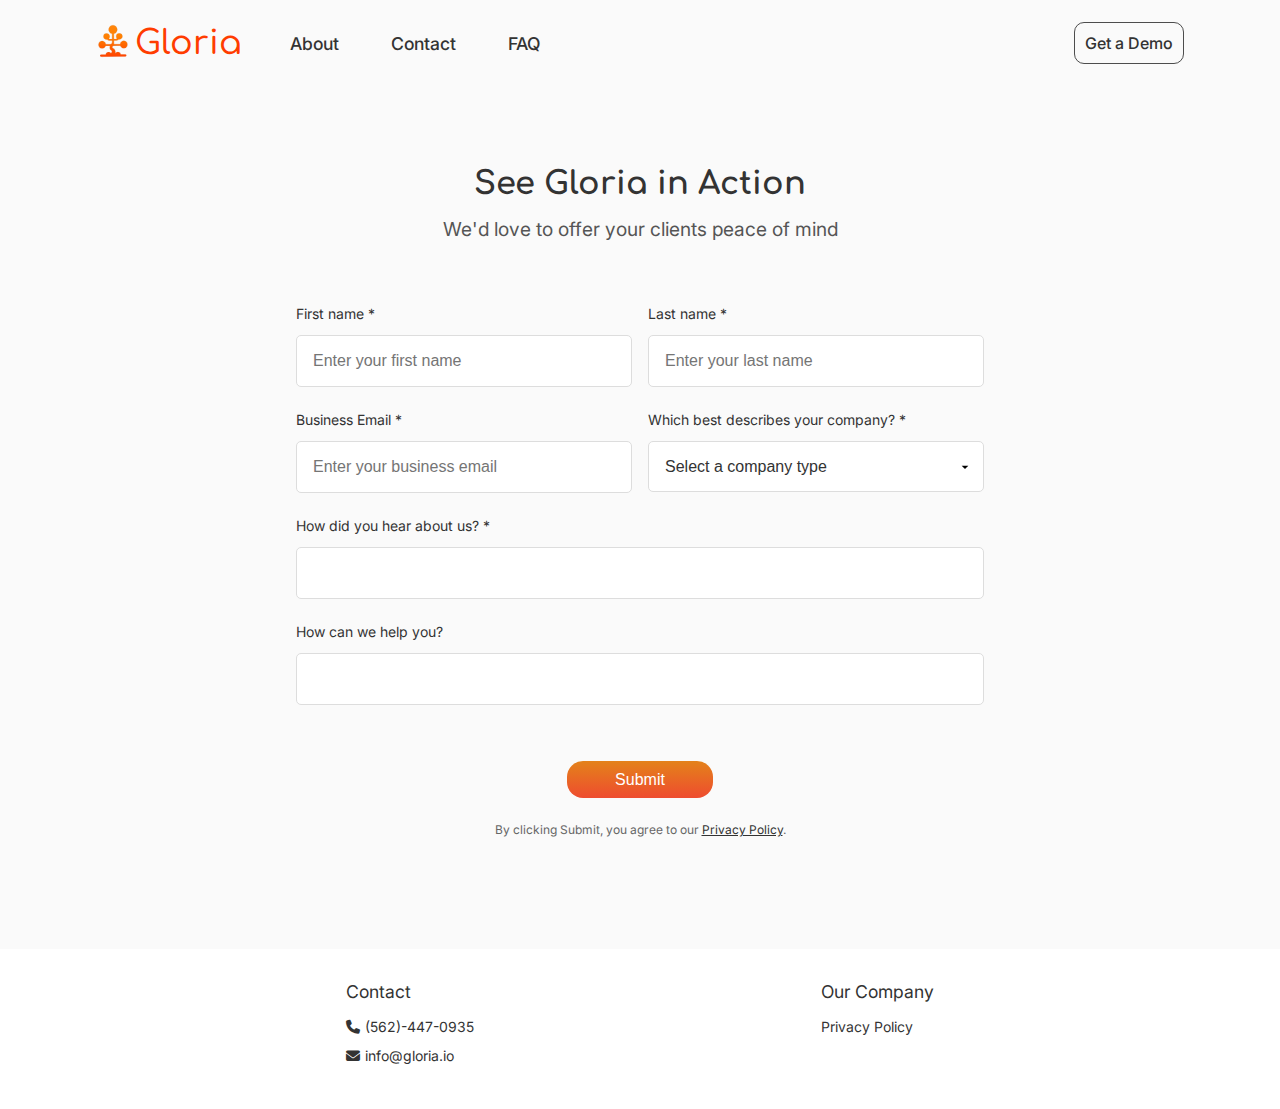
<file: pages/demo.html>
<!DOCTYPE html>
<html lang="en" class="element">
<head>
    <meta charset="UTF-8" />
    <meta name="viewport" content="width=device-width, initial-scale=1.0, viewport-fit=cover" />
    <!-- For Android -->
    <meta name="theme-color" content="#FFFFFF">
    <!-- For iOS -->
    <meta name="apple-mobile-web-app-status-bar-style" content="black-translucent">
    <title>Get a Demo - Gloria</title>
    <!-- Banner -->
    <meta name="theme-color" content="#FAFAFA">
    <meta name="apple-mobile-web-app-status-bar-style" content="black-translucent">
    <!--Google Fonts API -->
    <link rel="preconnect" href="https://fonts.googleapis.com">
    <link rel="preconnect" href="https://fonts.gstatic.com" crossorigin>
    <link href="https://fonts.googleapis.com/css2?family=Comfortaa:wght@300..700&family=Inter:ital,opsz,wght@0,14..32,100..900;1,14..32,100..900&display=swap" rel="stylesheet">
    <!--Stylesheet-->
    <link rel="stylesheet" href="https://cdnjs.cloudflare.com/ajax/libs/font-awesome/6.5.0/css/all.min.css">
    <link rel="stylesheet" href="../global.css">
    <!--Script-->
    <script type="module" src="../global.js"></script>
</head>
<body>
   
   
    <!-- Header -->
    <header>
        <div class="branding branding-nav-flex">
            <a href="../index.html" class="logo" id="logo">
                <span>
                    <img class="logo-img" alt="gloria logo" src="../images/logo.png">
                    <p class="logo-text">Gloria</p>
                </span>
            </a>
            <div class="nav">
                <a class="nav-item" href="./about.html">About</a> 
                <a class="nav-item" href="#footer">Contact</a>
                <a class="nav-item" href="../index.html#faq-section">FAQ</a>
            </div>
        </div>
        <div class="nav">
            <a class="nav-item-last" href="./demo.html">Get a Demo</a>            
        </div>
        <i class="fa-solid fa-bars" id="menu-button"></i>

        <!-- Hidden Menu -->
        <div id="menu">
            <a class="menu-item" href="./about.html">About</a> 
            <a class="menu-item" href="#footer">Contact</a>  
            <a class="menu-item" href="./demo.html">Get a Demo</a>
            <a class="menu-item" href="../index.html#faq-section">FAQ</a>             
        </div>
    </header>


    <!-- Form Section -->
    <form class="demo" action="/submit" method="POST">
        <h1>See Gloria in Action</h1>
        <p class="demo-subtitle">We'd love to offer your clients peace of mind</p>
        <div class="demo-form-flex">
            <div class="demo-flex-item">
                <label for="first-name" id="first-name-label">First name *</label>
                <div class="error-message" ></div>
                <input 
                    class="form-control" 
                    type="text" 
                    id="first-name" 
                    name="first-name" 
                    placeholder="Enter your first name" 
                    aria-required="true" 
                    aria-labelledby="first-name-label" 
                    title="Please enter your first name."
                    required 
                />
            </div>
            <div class="demo-flex-item">
                <label for="last-name" id="last-name-label">Last name *</label>
                <input 
                    class="form-control"
                    type="text" 
                    id="last-name" 
                    name="last-name" 
                    placeholder="Enter your last name" 
                    aria-required="true" 
                    aria-labelledby="last-name-label"
                    required
                />
                <div class="error-message" ></div>
            </div>
            <div class="demo-flex-item">
                <label for="email" id="email-label">Business Email *</label>
                <input 
                    class="form-control"
                    type="email" 
                    id="email" 
                    name="email" 
                    placeholder="Enter your business email" 
                    aria-required="true" 
                    aria-labelledby="email-label" 
                    required 
                />
                <div class="error-message" ></div>
            </div>
            <div class="demo-flex-item">
                <label for="company-type" id="company-type-label">Which best describes your company? *</label>
                <select 
                    class="form-control"
                    id="company-type" 
                    name="company-type" 
                    aria-required="true" 
                    aria-labelledby="company-type-label" 
                    required
                >
                    <option value="" disabled selected>Select a company type</option>
                    <option value="Independent Living">Independent Living</option>
                    <option value="Assisted Living">Assisted Living</option>
                    <option value="Memory Care">Memory Care</option>
                    <option value="In-Home Care">In-Home Care</option>
                    <option value="Other">Other</option>
                </select>
                <div class="error-message" ></div>
            </div>
            <div class="demo-flex-item full-width">
                <label for="hear-about" id="hear-about-label">How did you hear about us? *</label>
                <input 
                    class="form-control"
                    type="text" 
                    id="hear-about" 
                    name="hear-about" 
                    aria-required="true" 
                    aria-labelledby="hear-about-label" 
                    required 
                />
                <div class="error-message" ></div>
            </div>
            <div class="demo-flex-item full-width">
                <label for="help-you" id="help-you-label">How can we help you?</label>
                <input type="text" id="help-you" name="help-you" 
                       aria-labelledby="help-you-label" />
            </div>
        </div>        
        <button type="submit" id="submit" aria-label="Submit Form">Submit</button>
        <p class="terms">
            By clicking Submit, you agree to our
            <a href="./policy.html"><u>Privacy Policy</u></a>.
        </p>
    </form>


    
    <!-- Footer -->
    <footer id="footer">
        <div class="contact">
            <p class="footer-title">Contact</p>
            <span class="footer-item">
                <i class="fa-solid fa-phone"></i>
                <p><a href="tel:+15624470935">(562)-447-0935</a></p>
            </span>
            <span class="footer-item">
                <i class="fa-solid fa-envelope"></i>
                <p><a href="mailto:info@gloria.io">info@gloria.io</a></p>
            </span>
        </div>
        <div class="our-company">
            <p class="footer-title">Our Company</p>
            <p class="footer-item"><a href="./policy.html">Privacy Policy</a></p>
        </div>
    </footer>    
</body>   
</html>
</file>
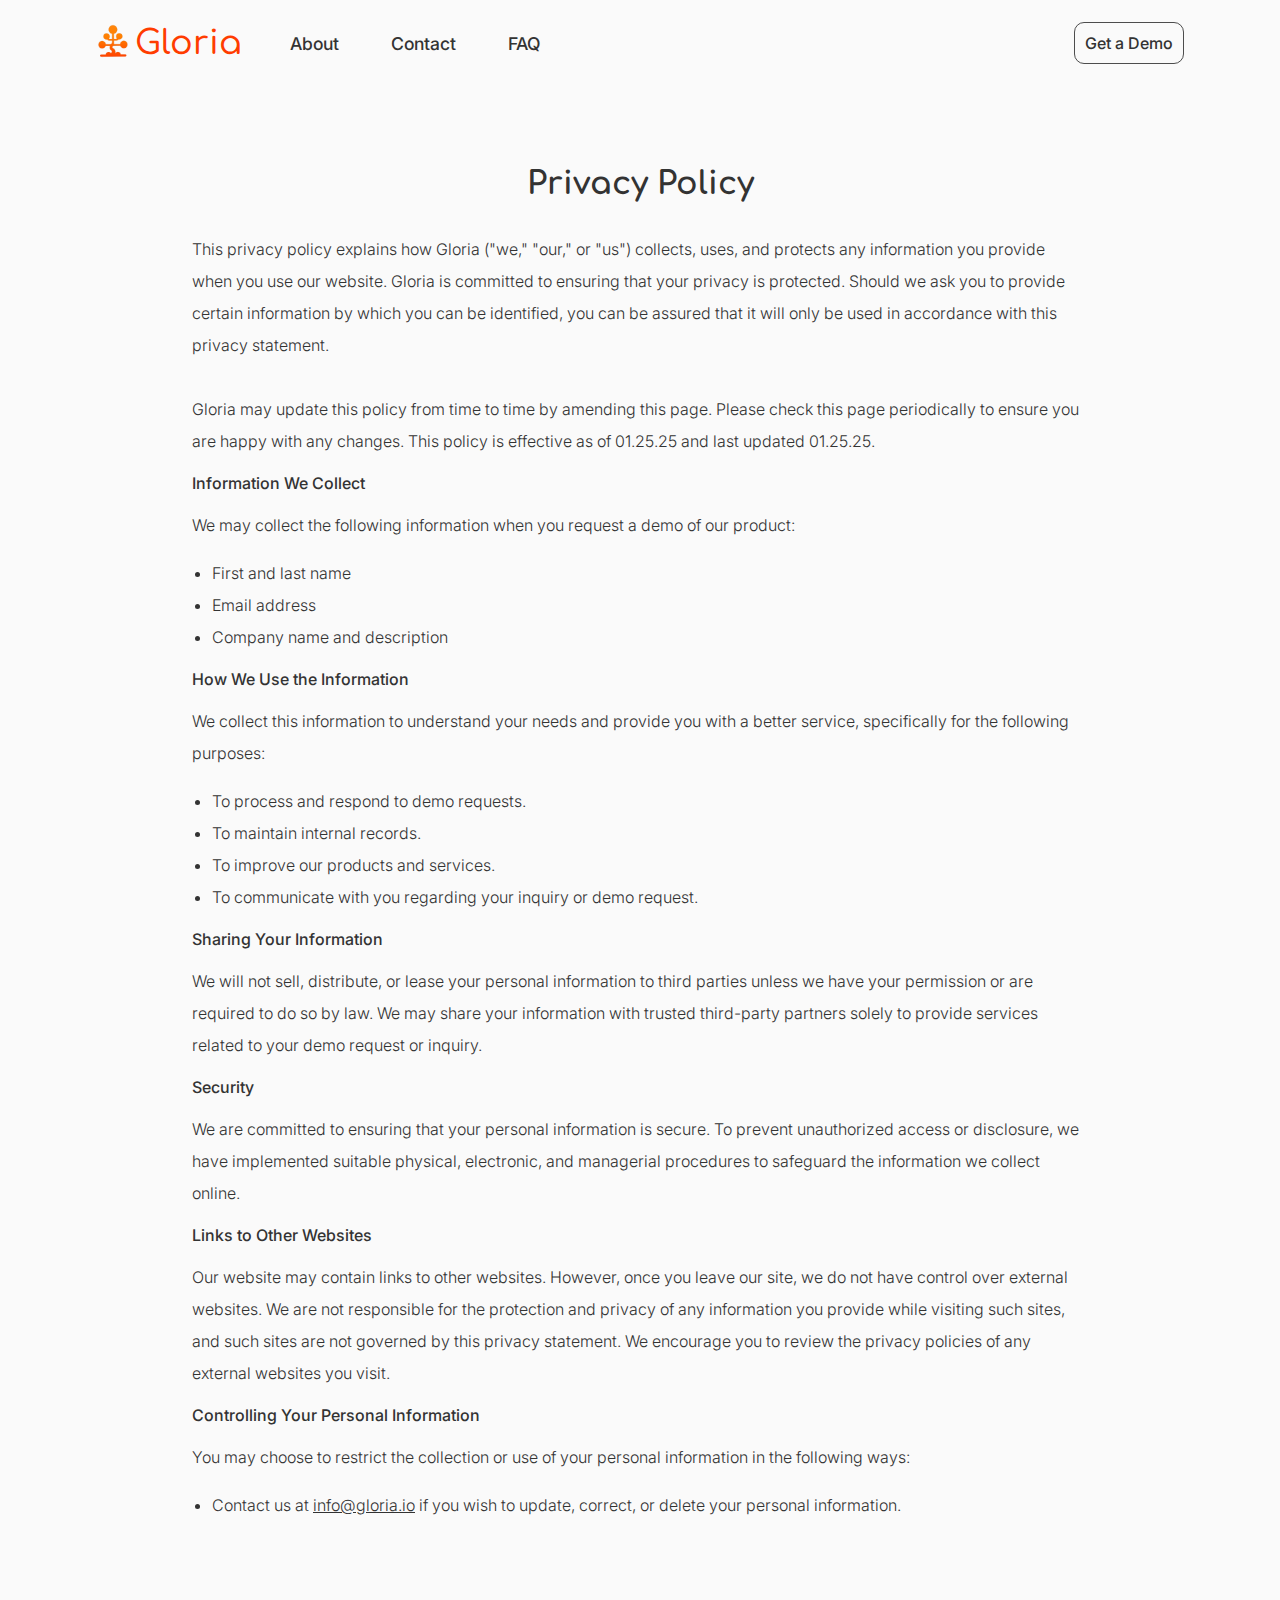
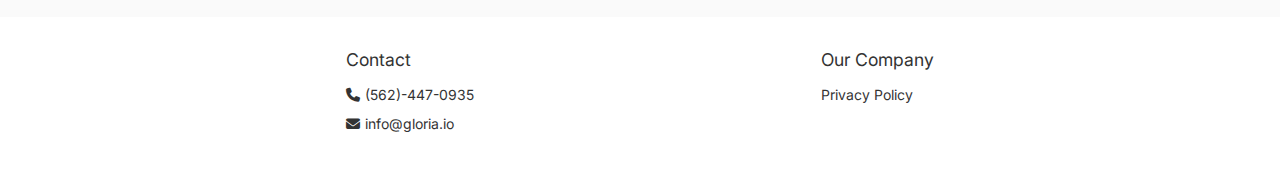
<file: pages/policy.html>
<!DOCTYPE html>
<html lang="en" class="element">
<head>
    <meta charset="UTF-8" />
    <meta name="viewport" content="width=device-width, initial-scale=1.0, viewport-fit=cover" />
    <!-- For Android -->
    <meta name="theme-color" content="#FFFFFF">
    <!-- For iOS -->
    <meta name="apple-mobile-web-app-status-bar-style" content="black-translucent">
    <title>Privacy Policy - Gloria</title>
    <!-- Banner -->
    <meta name="theme-color" content="#FAFAFA">
    <meta name="apple-mobile-web-app-status-bar-style" content="black-translucent">
    <!--Google Fonts API -->
    <link rel="preconnect" href="https://fonts.googleapis.com">
    <link rel="preconnect" href="https://fonts.gstatic.com" crossorigin>
    <link href="https://fonts.googleapis.com/css2?family=Comfortaa:wght@300..700&family=Inter:ital,opsz,wght@0,14..32,100..900;1,14..32,100..900&display=swap" rel="stylesheet">
    <!--Stylesheet-->
    <link rel="stylesheet" href="https://cdnjs.cloudflare.com/ajax/libs/font-awesome/6.5.0/css/all.min.css">
    <link rel="stylesheet" href="../global.css">
    <!--Script-->
    <script type="module" src="../global.js"></script>
</head>
<body>


    <!-- Header -->
    <header>
        <div class="branding branding-nav-flex">
            <a href="../index.html" class="logo" id="logo">
                <span>
                    <img class="logo-img" alt="gloria logo" src="../images/logo.png">
                    <p class="logo-text">Gloria</p>
                </span>
            </a>
            <div class="nav">
                <a class="nav-item" href="./about.html">About</a> 
                <a class="nav-item" href="#footer">Contact</a>
                <a class="nav-item" href="../index.html#faq-section">FAQ</a>
            </div>
        </div>
        <div class="nav">
            <a class="nav-item-last" href="./demo.html">Get a Demo</a>            
        </div>
        <i class="fa-solid fa-bars" id="menu-button"></i>

        <!-- Hidden Menu -->
        <div id="menu">
            <a class="menu-item" href="./about.html">About</a> 
            <a class="menu-item" href="#footer">Contact</a>  
            <a class="menu-item" href="./demo.html">Get a Demo</a>
            <a class="menu-item" href="../index.html#faq-section">FAQ</a>             
        </div>
    </header>

    
    <!-- Policy Section -->
    <div class="policy-section">
        <h1>Privacy Policy</h1>
        <p class="policy-text">
            This privacy policy explains how Gloria ("we," "our," or "us") collects, uses, and protects any information you provide when you use our website. Gloria is committed to ensuring that your privacy is protected. Should we ask you to provide certain information by which you can be identified, you can be assured that it will only be used in accordance with this privacy statement.
            <br><br>
            Gloria may update this policy from time to time by amending this page. Please check this page periodically to ensure you are happy with any changes. This policy is effective as of 01.25.25 and last updated 01.25.25.
        </p>
        <p class="policy-header">Information We Collect</p>
        <p class="policy-text">
            We may collect the following information when you request a demo of our product:
        </p>
        <ul class="policy-text">
            <li>First and last name</li>
            <li>Email address</li>
            <li>Company name and description</li>
        </ul>
        <p class="policy-header">How We Use the Information</p>
        <p class="policy-text">
            We collect this information to understand your needs and provide you with a better service, specifically for the following purposes:
        </p>
        <ul class="policy-text">
            <li>To process and respond to demo requests.</li>
            <li>To maintain internal records.</li>
            <li>To improve our products and services.</li>
            <li>To communicate with you regarding your inquiry or demo request.</li>
        </ul>
        <p class="policy-header">Sharing Your Information</p>
        <p class="policy-text">We will not sell, distribute, or lease your personal information to third parties unless we have your permission or are required to do so by law. We may share your information with trusted third-party partners solely to provide services related to your demo request or inquiry.</p>
        <p class="policy-header">Security</p>
        <p class="policy-text">We are committed to ensuring that your personal information is secure. To prevent unauthorized access or disclosure, we have implemented suitable physical, electronic, and managerial procedures to safeguard the information we collect online.</p>
        <p class="policy-header">Links to Other Websites</p>
        <p class="policy-text">Our website may contain links to other websites. However, once you leave our site, we do not have control over external websites. We are not responsible for the protection and privacy of any information you provide while visiting such sites, and such sites are not governed by this privacy statement. We encourage you to review the privacy policies of any external websites you visit.</p>
        <p class="policy-header">Controlling Your Personal Information</p>
        <p class="policy-text">You may choose to restrict the collection or use of your personal information in the following ways:</p>
        <ul class="policy-text">
            <li>Contact us at <a class="policy-email" href="mailto:info@gloria.io">info@gloria.io</a> if you wish to update, correct, or delete your personal information.</li>
        </ul>
    </div>
    
    <!-- Footer -->
    <footer id="footer">
        <div class="contact">
            <p class="footer-title">Contact</p>
            <span class="footer-item">
                <i class="fa-solid fa-phone"></i>
                <p><a href="tel:+15624470935">(562)-447-0935</a></p>
            </span>
            <span class="footer-item">
                <i class="fa-solid fa-envelope"></i>
                <p><a href="mailto:info@gloria.io">info@gloria.io</a></p>
            </span>
        </div>
        <div class="our-company">
            <p class="footer-title">Our Company</p>
            <p class="footer-item"><a href="./policy.html">Privacy Policy</a></p>
        </div>
    </footer>    
</body>   
</html>
</file>
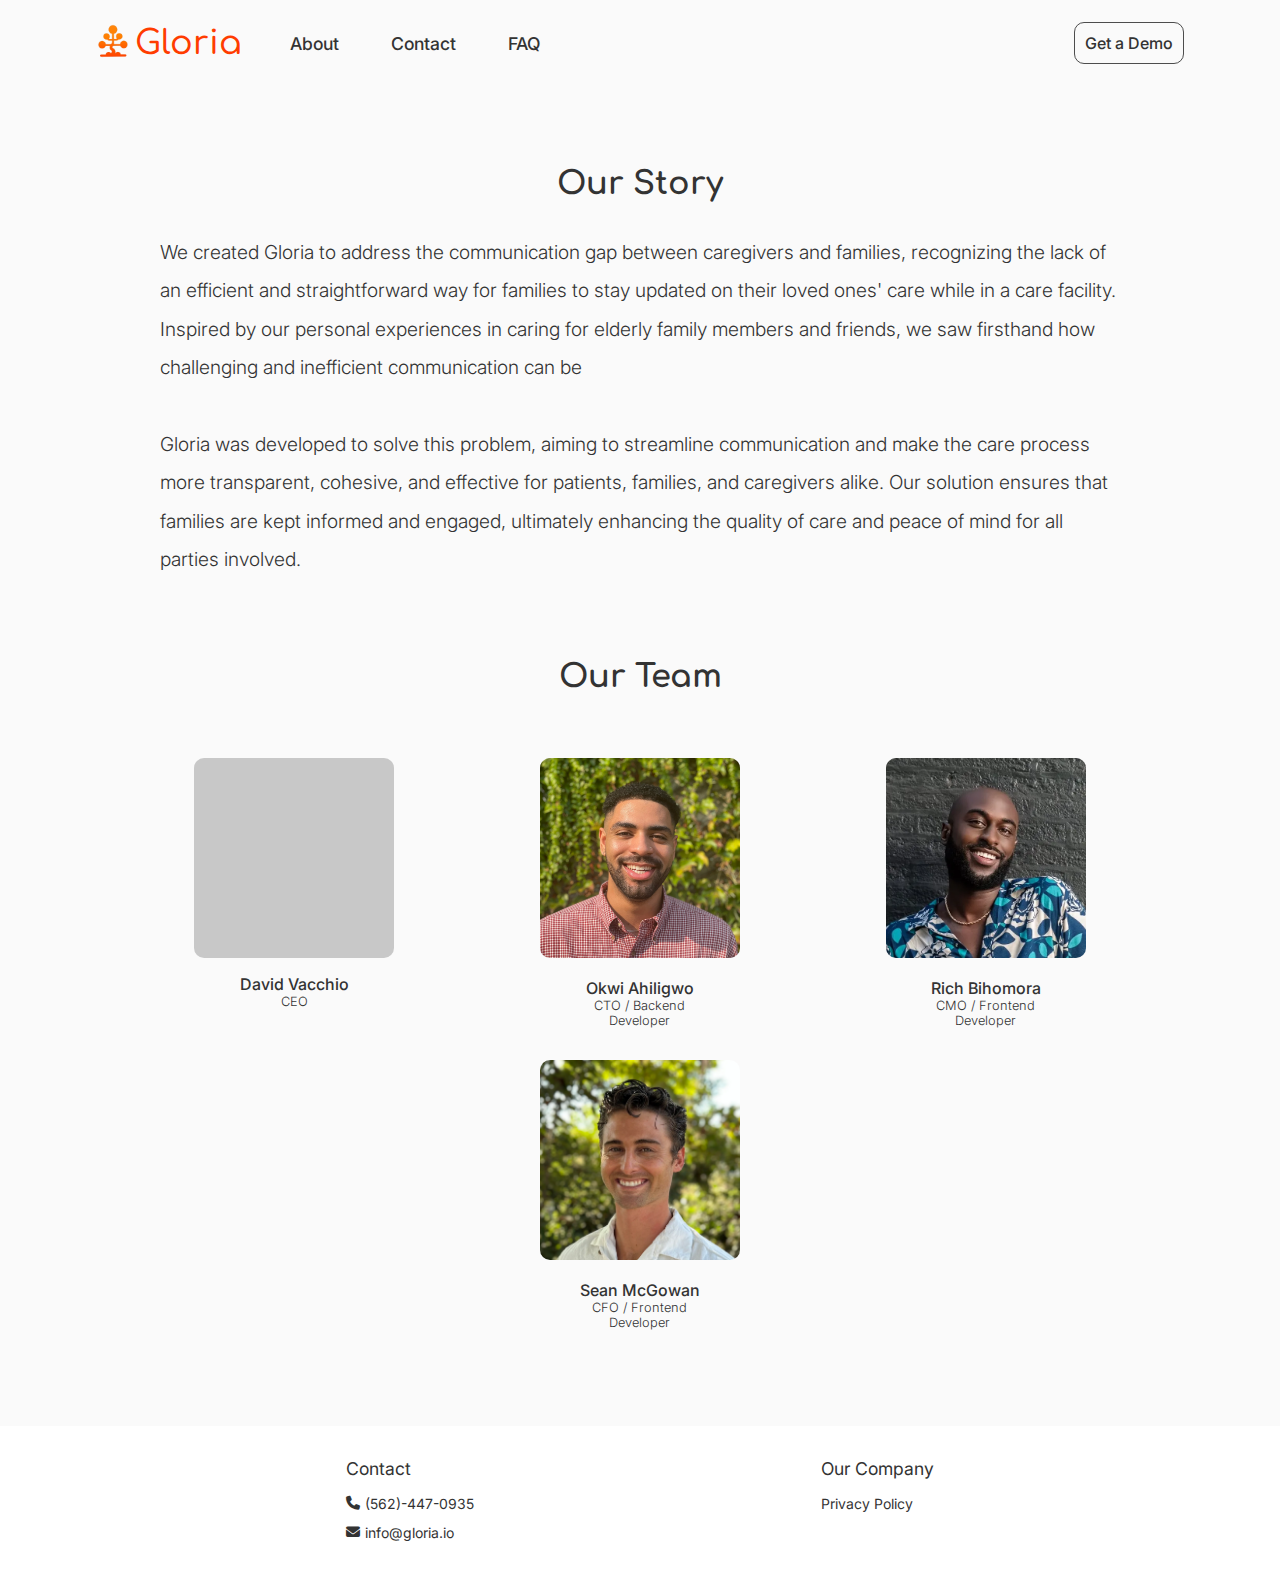
<file: src/pages/about.html>
<!DOCTYPE html>
<html lang="en" class="element">
<head>
    <meta charset="UTF-8" />
    <meta name="viewport" content="width=device-width, initial-scale=1.0, viewport-fit=cover" />
    <!-- For Android -->
    <meta name="theme-color" content="#FFFFFF">
    <!-- For iOS -->
    <meta name="apple-mobile-web-app-status-bar-style" content="black-translucent">
    <title>Gloria</title>
    <!--Google Fonts API -->
    <link rel="preconnect" href="https://fonts.googleapis.com">
    <link rel="preconnect" href="https://fonts.gstatic.com" crossorigin>
    <link href="https://fonts.googleapis.com/css2?family=Comfortaa:wght@300..700&family=Inter:ital,opsz,wght@0,14..32,100..900;1,14..32,100..900&display=swap" rel="stylesheet">
    <!--Stylesheet-->
    <link rel="stylesheet" href="https://cdnjs.cloudflare.com/ajax/libs/font-awesome/6.5.0/css/all.min.css">
    <link rel="stylesheet" href="../global.css">
    <!--Script-->
    <script type="module" src="../global.js"></script>
</head>
<body>  


    <!-- Header -->
    <header>
        <div class="branding branding-nav-flex">
            <a href="../index.html" class="logo" id="logo">
                <span>
                    <img class="logo-img" alt="gloria logo" src="../images/logo.png">
                    <p class="logo-text">Gloria</p>
                </span>
            </a>
            <div class="nav">
                <a class="nav-item" href="./about.html">About</a> 
                <a class="nav-item" href="#footer">Contact</a>
                <a class="nav-item" href="../index.html#faq-section">FAQ</a>
            </div>
        </div>
        <div class="nav">
            <a class="nav-item-last" href="./demo.html">Get a Demo</a>            
        </div>
        <i class="fa-solid fa-bars" id="menu-button"></i>

        <!-- Hidden Menu -->
        <div id="menu">
            <a class="menu-item" href="./about.html">About</a> 
            <a class="menu-item" href="#footer">Contact</a>  
            <a class="menu-item" href="./demo.html">Get a Demo</a>
            <a class="menu-item" href="../index.html#faq-section">FAQ</a>             
        </div>
    </header>
    
    <div class="about-section">

    <!-- Our Story Section -->
    <div class="our-story-section">
        <h1 class="about-section-header">Our Story</h1>
        <p class="our-story-text">
            We created Gloria to address the communication gap between caregivers and families, recognizing the lack of an efficient and straightforward way for families to stay updated on their loved ones' care while in a care facility. Inspired by our personal experiences in caring for elderly family members and friends, we saw firsthand how challenging and inefficient communication can be
            <br><br>
            Gloria was developed to solve this problem, aiming to streamline communication and make the care process more transparent, cohesive, and effective for patients, families, and caregivers alike. Our solution ensures that families are kept informed and engaged, ultimately enhancing the quality of care and peace of mind for all parties involved.
        </p>
    </div>

    <!-- Our Team Section -->
    <div class="our-team-section">
        <h1 class="about-section-header">Our Team</h1>
        <div class="team-member-flex">

            <div class="team-member">
                <div class="avatar"></div>
                <p class="name">David Vacchio</p>
                <p class="creds">CEO</p>
            </div>

            <div class="team-member">
                <picture>
                    <!-- WebP format for browsers that support it -->
                    <source srcset="../images/okwi.webp" type="image/webp">
                    <!-- Fallback to .jpg for browsers that don't support WebP -->
                    <img class="avatar" alt="Okwi Ahiligwo" src="../images/okwi.jpg">
                </picture>
                <p class="name">Okwi Ahiligwo</p>
                <p class="creds">CTO / Backend Developer</p>
            </div>
            
            <div class="team-member">
                <picture>
                    <!-- WebP format for browsers that support it -->
                    <source srcset="../images/rich.webp" type="image/webp">
                    <!-- Fallback to .jpg for browsers that don't support WebP -->
                    <img class="avatar" alt="Rich Bihomora" src="../images/rich.jpg">
                </picture>
                <p class="name">Rich Bihomora</p>
                <p class="creds">CMO / Frontend Developer</p>
            </div>
            
            <div class="team-member">
                <picture>
                    <!-- WebP format for browsers that support it -->
                    <source srcset="../images/sean.webp" type="image/webp">
                    <!-- Fallback to .jpg for browsers that don't support WebP -->
                    <img class="avatar" alt="Sean McGowan" src="../images/sean.jpg">
                </picture>
                <p class="name">Sean McGowan</p>
                <p class="creds">CFO / Frontend Developer</p>
            </div>
            
        </div>
    </div>

    </div>
    
    <!-- Footer -->
    <footer id="footer">
        <div class="contact">
            <p class="footer-title">Contact</p>
            <span class="footer-item">
                <i class="fa-solid fa-phone"></i>
                <p><a href="tel:+15624470935">(562)-447-0935</a></p>
            </span>
            <span class="footer-item">
                <i class="fa-solid fa-envelope"></i>
                <p><a href="mailto:info@gloria.io">info@gloria.io</a></p>
            </span>
        </div>
        <div class="our-company">
            <p class="footer-title">Our Company</p>
            <p class="footer-item"><a href="./policy.html">Privacy Policy</a></p>
        </div>
    </footer>    
</body>   
</html>
</file>
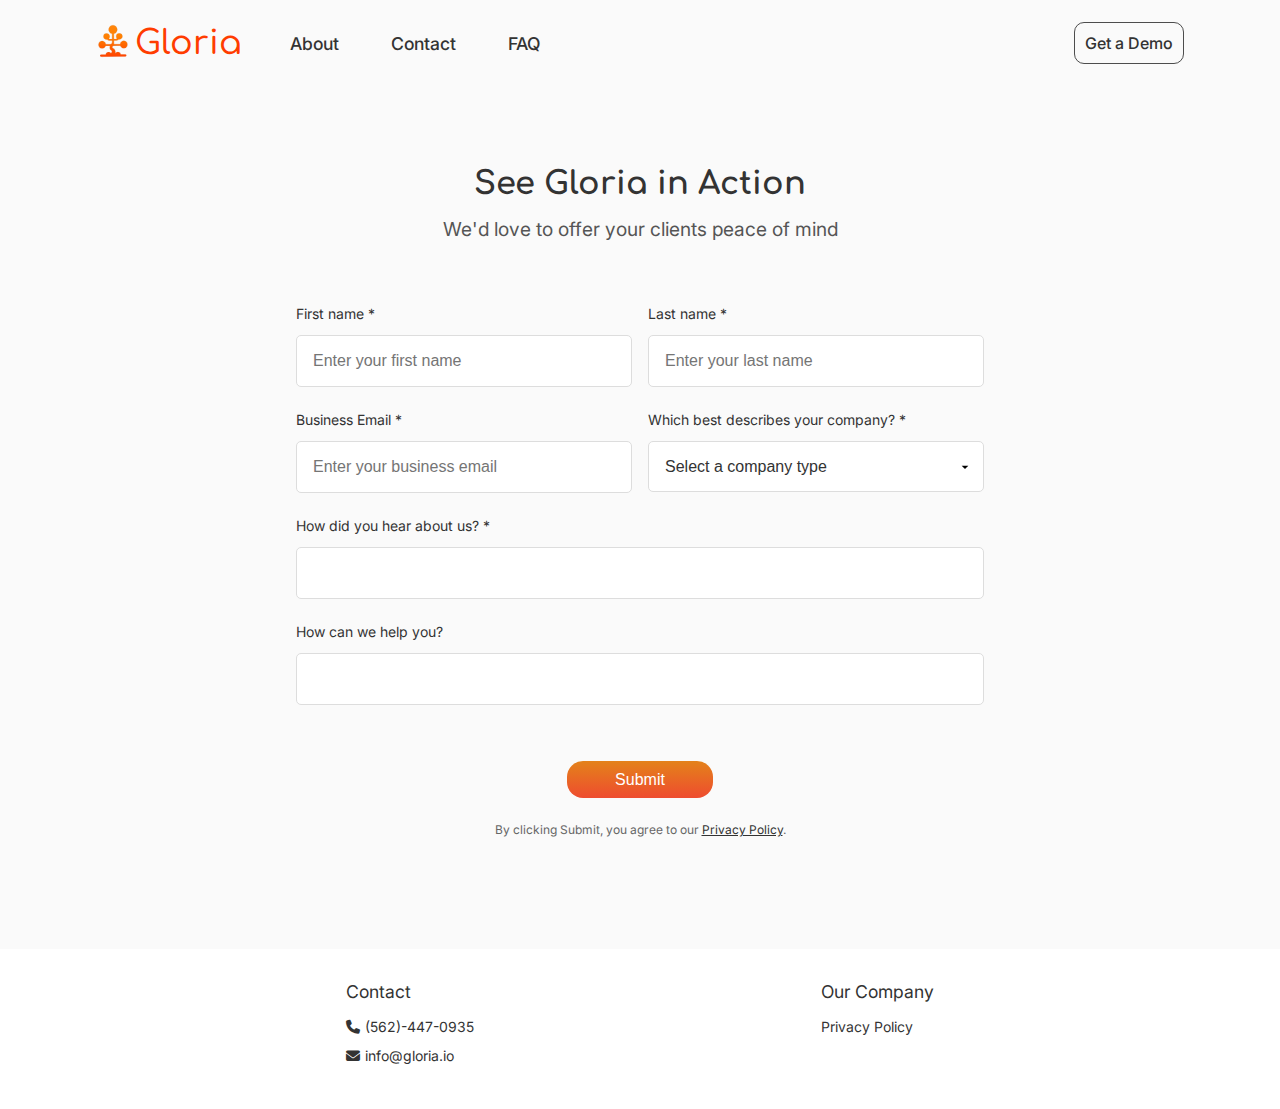
<file: src/pages/demo.html>
<!DOCTYPE html>
<html lang="en" class="element">
<head>
    <meta charset="UTF-8" />
    <meta name="viewport" content="width=device-width, initial-scale=1.0, viewport-fit=cover" />
    <!-- For Android -->
    <meta name="theme-color" content="#FFFFFF">
    <!-- For iOS -->
    <meta name="apple-mobile-web-app-status-bar-style" content="black-translucent">
    <title>Gloria</title>
    <!--Google Fonts API -->
    <link rel="preconnect" href="https://fonts.googleapis.com">
    <link rel="preconnect" href="https://fonts.gstatic.com" crossorigin>
    <link href="https://fonts.googleapis.com/css2?family=Comfortaa:wght@300..700&family=Inter:ital,opsz,wght@0,14..32,100..900;1,14..32,100..900&display=swap" rel="stylesheet">
    <!--Stylesheet-->
    <link rel="stylesheet" href="https://cdnjs.cloudflare.com/ajax/libs/font-awesome/6.5.0/css/all.min.css">
    <link rel="stylesheet" href="../global.css">
    <!--Script-->
    <script type="module" src="../global.js"></script>
</head>
<body>
   
   
    <!-- Header -->
    <header>
        <div class="branding branding-nav-flex">
            <a href="../index.html" class="logo" id="logo">
                <span>
                    <img class="logo-img" alt="gloria logo" src="../images/logo.png">
                    <p class="logo-text">Gloria</p>
                </span>
            </a>
            <div class="nav">
                <a class="nav-item" href="./about.html">About</a> 
                <a class="nav-item" href="#footer">Contact</a>
                <a class="nav-item" href="../index.html#faq-section">FAQ</a>
            </div>
        </div>
        <div class="nav">
            <a class="nav-item-last" href="./demo.html">Get a Demo</a>            
        </div>
        <i class="fa-solid fa-bars" id="menu-button"></i>

        <!-- Hidden Menu -->
        <div id="menu">
            <a class="menu-item" href="./about.html">About</a> 
            <a class="menu-item" href="#footer">Contact</a>  
            <a class="menu-item" href="./demo.html">Get a Demo</a>
            <a class="menu-item" href="../index.html#faq-section">FAQ</a>             
        </div>
    </header>


    <!-- Form Section -->
    <form class="demo" action="/submit" method="POST">
        <h1>See Gloria in Action</h1>
        <p class="demo-subtitle">We'd love to offer your clients peace of mind</p>
        <div class="demo-form-flex">
            <div class="demo-flex-item">
                <label for="first-name" id="first-name-label">First name *</label>
                <div class="error-message" ></div>
                <input 
                    class="form-control" 
                    type="text" 
                    id="first-name" 
                    name="first-name" 
                    placeholder="Enter your first name" 
                    aria-required="true" 
                    aria-labelledby="first-name-label" 
                    title="Please enter your first name."
                    required 
                />
            </div>
            <div class="demo-flex-item">
                <label for="last-name" id="last-name-label">Last name *</label>
                <input 
                    class="form-control"
                    type="text" 
                    id="last-name" 
                    name="last-name" 
                    placeholder="Enter your last name" 
                    aria-required="true" 
                    aria-labelledby="last-name-label"
                    required
                />
                <div class="error-message" ></div>
            </div>
            <div class="demo-flex-item">
                <label for="email" id="email-label">Business Email *</label>
                <input 
                    class="form-control"
                    type="email" 
                    id="email" 
                    name="email" 
                    placeholder="Enter your business email" 
                    aria-required="true" 
                    aria-labelledby="email-label" 
                    required 
                />
                <div class="error-message" ></div>
            </div>
            <div class="demo-flex-item">
                <label for="company-type" id="company-type-label">Which best describes your company? *</label>
                <select 
                    class="form-control"
                    id="company-type" 
                    name="company-type" 
                    aria-required="true" 
                    aria-labelledby="company-type-label" 
                    required
                >
                    <option value="" disabled selected>Select a company type</option>
                    <option value="Independent Living">Independent Living</option>
                    <option value="Assisted Living">Assisted Living</option>
                    <option value="Memory Care">Memory Care</option>
                    <option value="In-Home Care">In-Home Care</option>
                    <option value="Other">Other</option>
                </select>
                <div class="error-message" ></div>
            </div>
            <div class="demo-flex-item full-width">
                <label for="hear-about" id="hear-about-label">How did you hear about us? *</label>
                <input 
                    class="form-control"
                    type="text" 
                    id="hear-about" 
                    name="hear-about" 
                    aria-required="true" 
                    aria-labelledby="hear-about-label" 
                    required 
                />
                <div class="error-message" ></div>
            </div>
            <div class="demo-flex-item full-width">
                <label for="help-you" id="help-you-label">How can we help you?</label>
                <input type="text" id="help-you" name="help-you" 
                       aria-labelledby="help-you-label" />
            </div>
        </div>        
        <button type="submit" id="submit" aria-label="Submit Form">Submit</button>
        <p class="terms">
            By clicking Submit, you agree to our
            <a href="./policy.html"><u>Privacy Policy</u></a>.
        </p>
    </form>


    
    <!-- Footer -->
    <footer id="footer">
        <div class="contact">
            <p class="footer-title">Contact</p>
            <span class="footer-item">
                <i class="fa-solid fa-phone"></i>
                <p><a href="tel:+15624470935">(562)-447-0935</a></p>
            </span>
            <span class="footer-item">
                <i class="fa-solid fa-envelope"></i>
                <p><a href="mailto:info@gloria.io">info@gloria.io</a></p>
            </span>
        </div>
        <div class="our-company">
            <p class="footer-title">Our Company</p>
            <p class="footer-item"><a href="./policy.html">Privacy Policy</a></p>
        </div>
    </footer>    
</body>   
</html>
</file>
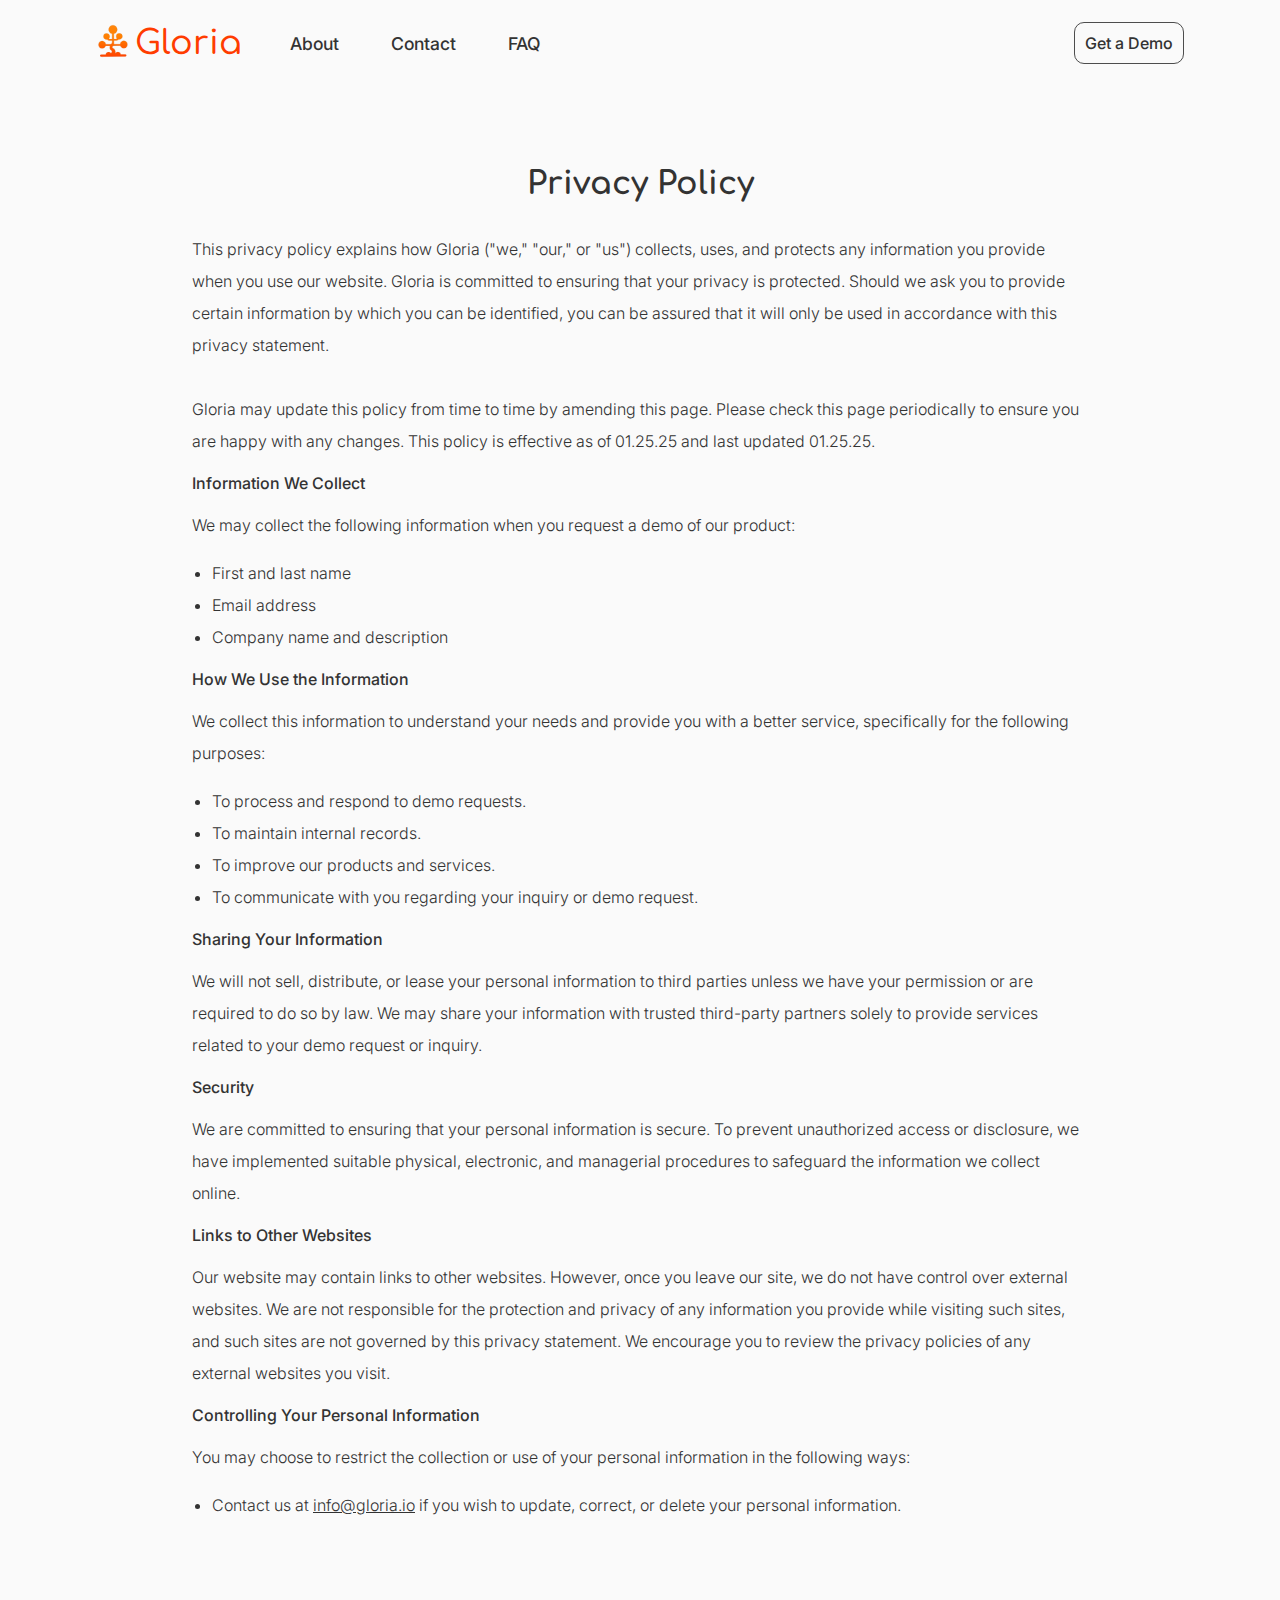
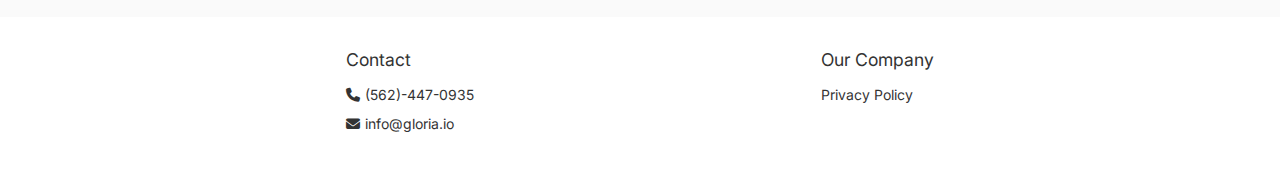
<file: src/pages/policy.html>
<!DOCTYPE html>
<html lang="en" class="element">
<head>
    <meta charset="UTF-8" />
    <meta name="viewport" content="width=device-width, initial-scale=1.0, viewport-fit=cover" />
    <!-- For Android -->
    <meta name="theme-color" content="#FFFFFF">
    <!-- For iOS -->
    <meta name="apple-mobile-web-app-status-bar-style" content="black-translucent">
    <title>Gloria</title>
    <!--Google Fonts API -->
    <link rel="preconnect" href="https://fonts.googleapis.com">
    <link rel="preconnect" href="https://fonts.gstatic.com" crossorigin>
    <link href="https://fonts.googleapis.com/css2?family=Comfortaa:wght@300..700&family=Inter:ital,opsz,wght@0,14..32,100..900;1,14..32,100..900&display=swap" rel="stylesheet">
    <!--Stylesheet-->
    <link rel="stylesheet" href="https://cdnjs.cloudflare.com/ajax/libs/font-awesome/6.5.0/css/all.min.css">
    <link rel="stylesheet" href="../global.css">
    <!--Script-->
    <script type="module" src="../global.js"></script>
</head>
<body>


    <!-- Header -->
    <header>
        <div class="branding branding-nav-flex">
            <a href="../index.html" class="logo" id="logo">
                <span>
                    <img class="logo-img" alt="gloria logo" src="../images/logo.png">
                    <p class="logo-text">Gloria</p>
                </span>
            </a>
            <div class="nav">
                <a class="nav-item" href="./about.html">About</a> 
                <a class="nav-item" href="#footer">Contact</a>
                <a class="nav-item" href="../index.html#faq-section">FAQ</a>
            </div>
        </div>
        <div class="nav">
            <a class="nav-item-last" href="./demo.html">Get a Demo</a>            
        </div>
        <i class="fa-solid fa-bars" id="menu-button"></i>

        <!-- Hidden Menu -->
        <div id="menu">
            <a class="menu-item" href="./about.html">About</a> 
            <a class="menu-item" href="#footer">Contact</a>  
            <a class="menu-item" href="./demo.html">Get a Demo</a>
            <a class="menu-item" href="../index.html#faq-section">FAQ</a>             
        </div>
    </header>

    
    <!-- Policy Section -->
    <div class="policy-section">
        <h1>Privacy Policy</h1>
        <p class="policy-text">
            This privacy policy explains how Gloria ("we," "our," or "us") collects, uses, and protects any information you provide when you use our website. Gloria is committed to ensuring that your privacy is protected. Should we ask you to provide certain information by which you can be identified, you can be assured that it will only be used in accordance with this privacy statement.
            <br><br>
            Gloria may update this policy from time to time by amending this page. Please check this page periodically to ensure you are happy with any changes. This policy is effective as of 01.25.25 and last updated 01.25.25.
        </p>
        <p class="policy-header">Information We Collect</p>
        <p class="policy-text">
            We may collect the following information when you request a demo of our product:
        </p>
        <ul class="policy-text">
            <li>First and last name</li>
            <li>Email address</li>
            <li>Company name and description</li>
        </ul>
        <p class="policy-header">How We Use the Information</p>
        <p class="policy-text">
            We collect this information to understand your needs and provide you with a better service, specifically for the following purposes:
        </p>
        <ul class="policy-text">
            <li>To process and respond to demo requests.</li>
            <li>To maintain internal records.</li>
            <li>To improve our products and services.</li>
            <li>To communicate with you regarding your inquiry or demo request.</li>
        </ul>
        <p class="policy-header">Sharing Your Information</p>
        <p class="policy-text">We will not sell, distribute, or lease your personal information to third parties unless we have your permission or are required to do so by law. We may share your information with trusted third-party partners solely to provide services related to your demo request or inquiry.</p>
        <p class="policy-header">Security</p>
        <p class="policy-text">We are committed to ensuring that your personal information is secure. To prevent unauthorized access or disclosure, we have implemented suitable physical, electronic, and managerial procedures to safeguard the information we collect online.</p>
        <p class="policy-header">Links to Other Websites</p>
        <p class="policy-text">Our website may contain links to other websites. However, once you leave our site, we do not have control over external websites. We are not responsible for the protection and privacy of any information you provide while visiting such sites, and such sites are not governed by this privacy statement. We encourage you to review the privacy policies of any external websites you visit.</p>
        <p class="policy-header">Controlling Your Personal Information</p>
        <p class="policy-text">You may choose to restrict the collection or use of your personal information in the following ways:</p>
        <ul class="policy-text">
            <li>Contact us at <a class="policy-email" href="mailto:info@gloria.io">info@gloria.io</a> if you wish to update, correct, or delete your personal information.</li>
        </ul>
    </div>
    
    <!-- Footer -->
    <footer id="footer">
        <div class="contact">
            <p class="footer-title">Contact</p>
            <span class="footer-item">
                <i class="fa-solid fa-phone"></i>
                <p><a href="tel:+15624470935">(562)-447-0935</a></p>
            </span>
            <span class="footer-item">
                <i class="fa-solid fa-envelope"></i>
                <p><a href="mailto:info@gloria.io">info@gloria.io</a></p>
            </span>
        </div>
        <div class="our-company">
            <p class="footer-title">Our Company</p>
            <p class="footer-item"><a href="./policy.html">Privacy Policy</a></p>
        </div>
    </footer>    
</body>   
</html>
</file>
<file: global.css>
/************************************** SETUP **************************************/

:root {
--font-primary: 'Inter', sans-serif;
--font-secondary: "Comfortaa", serif;
--color-primary: #333;
--color-secondary: #FF3C00;
--color-3: #FF7400;
--text-color: #333;
}
  
/*** Reset - Setup ***/

* {
margin: 0;
padding: 0;
box-sizing: border-box;
}

html {
font-size: 16px; 
scroll-behavior: smooth;  
height: 100%;
background-color: transparent;
}
  
/*** Element Styles - Setup ***/

body {
font-family: var(--font-primary);
color: var(--text-color);  
background-color: #FAFAFA;
max-width: 100vw;
}

a {
color: var(--text-color);
text-decoration: none;
cursor: pointer;
}

h1, h2, h3, h4, h5, h6 {
font-family: var(--font-secondary); 
margin-bottom: 1rem;
}

hr {
opacity: .4;
}

button {
border: none;
cursor: pointer;
}

span {
display: flex;
align-items: center;
gap: 5px;
}

ul {
list-style-type: disc; 
margin-left: 20px; 
}

/*** Utility Classes - Setup ***/

.text-center {
    text-align: center;
}

.text-bold {
    font-weight: bold;
}

.hidden {
    display: none;
}

.h-1 {
    height: 1rem;
} 

.h-2 {
    height: 2rem;
}

.indent {
text-indent: 50px;
}

/*********************************** GLOBAL STYLES *********************************/

/*** Header - Global ***/

header {
  display: flex;
  justify-content: space-between;
  align-items: center;
  padding: 2rem 2rem 1rem;
  height: auto;
}

header span {
    align-items: flex-start;
}

.branding-nav-flex {
    display: flex;
    align-items: center;
}

.branding {
    z-index: 2;
}

.branding a {
    text-decoration: none;
    position: relative;
}

.logo {
    position: relative;
}

.logo.fixed {
    position: fixed;
}

.logo-img {
    width: 31px;
    -webkit-user-drag: none; /* For Safari */
    pointer-events: none; /* For other browsers */
    user-select: none;
}

.logo-text {
    font-family: var(--font-secondary);
    font-size: 2rem;
    font-weight: 500;
    color: var(--color-secondary);
    user-select: none;
}

.nav {
    display: none;
}

#menu-button {
    font-size: 2.2rem;
    cursor: pointer;  
    opacity: 0.8;
}

#menu {
  width: 75%;
  background-color: #F3F0F0;
  position: fixed;
  top: 0;
  left: -100%; /* Initially hidden */
  overflow-y: auto;
  -webkit-overflow-scrolling: touch; /* Smooth scrolling for mobile */
  height: 100%;
  transition: left 0.75s ease; /* Smooth transition */
  border-radius: 0px 5px 5px 0;
  z-index: 1;
  padding: 7rem 0 0 2rem
}

.menu-item {
    font-size: 1.1rem;
    font-weight: 500;
    display: block;
    margin-bottom: 2.5rem;
}

#menu.visible {
    left: 0;
}

#menu-button {
    font-size: 2.2rem;
    cursor: pointer;  
    opacity: 0.9;
}

/* Header - Global - Mobile Landscape */

@media screen and (max-height: 500px) and (orientation: landscape) {
    #menu {
        padding-left: 8vw;
        width: 50%;
    }

    header {
        padding: 2rem 8vw 1rem;
      }
}

/*** Header - Global - Desktop 1024 ***/

@media (min-width: 1024px) {
    header {
        padding: 1.5rem 0;
        width: 85%;
        margin: auto;
    }
        
    .logo-img {
        width: 34px;
    }

    .logo-text {
        font-size: 2.1rem;
    }
        
    .nav {
        display: block;
    }

    .nav-item {
        padding-left: 3rem;
        font-size: 1.1rem;
        font-weight: 500;
    }

    .nav-item:hover {
        text-decoration: underline;
    }

    .nav-item-last {
        border: 1px solid rgba(34, 34, 34, 0.8);
        padding: 10px;
        border-radius: 10px;
        transition: background-color 0.3s ease, color 0.3s ease, border-color 0.3s ease;
        font-weight: 500;
    }

    .nav-item-last:hover {
        background-color: rgba(34, 34, 34, 0.8);
        box-shadow: 0 4px 8px rgba(0, 0, 0, 0.2);
        color: white;
    }    

    #menu-button {
        display: none;
    }
}
    
/*** Footer - Global ***/

footer {
    height: 10rem;
    width: 100%;
    background-color: white;
    display: flex;
    justify-content: space-evenly;
    padding: 2rem 0;
  }
  
.footer-title {
    margin-bottom: 1rem;

}

.footer-item {
    margin: 0 0 12px 0;
    font-size: 12px;
}

/*** Footer - Global - Desktop 1024 ***/

@media (min-width: 1024px) {
    .footer-title {
        font-size: 1.1rem;
    }
    
    .footer-item {
        font-size: 14px;
    }
}

/******************************** INDEX.HTML STYLES *****************************/

/* Intro Section - Index.html */

.white-background {
    background-color: white;
}

.mobile-background {
    background-image: url('./images/background.webp'), url('./images/background.png');
    background-size: contain;
    background-position: 50% 90%;
    background-repeat: no-repeat;
}

.hero {
    height: calc(100vh - 83.5px);
    display: flex;
    flex-direction: column;
    justify-content: center;
    padding: 0 2rem 7rem;
}

.hero h1 {
    font-size: 2.5rem;
    font-weight: 600;
    padding-right: 2rem;
}

.hero p {
    font-size: 1.4rem;
    font-weight: 300;
    margin-bottom: 1.5rem;
}

.hero button {
    font-family: var(--font-primary);
    color: white;
    font-size: 1.1rem;
    background: linear-gradient(180deg, rgba(225, 117, 2, 0.9), rgba(237, 57, 25, 0.9));
    width: 100%;
    transition: filter 0.2s ease-in-out;
    padding: 1.1rem;
    border-radius: 1rem;
    font-weight: 300;
    transition: box-shadow 0.3s ease;
}

.hero button:hover {
    box-shadow: 0 4px 8px rgba(0, 0, 0, 0.6);
}

.wireframe-flex {
    display: flex;
    align-items: center;
    justify-content: center;
}

#tablet-frame {
    width: 200px;
}

#mobile-frame {
    width: 100px;
}

.tablet-frame-div {
    width: 130px;
}

.mobile-frame-div {
    width: 100px;
}

.features {
    display: flex;
    flex-direction: column;
    gap: 0;
    padding: 4rem 0 3rem 1rem;
}

.features-item {
    height: 10rem;
    width: 100%;
    position: relative;
}

.features-item::before {
    content: "";
    position: absolute;
    top: 0;
    left: 0;
    width: 30%;
    height: 2px;
    background-color: #f4977b;
}

.features-icon, .features-title, .features-description {
    position: absolute;
}

.features-icon {
    width: 60px;
    object-fit: cover;
    top: 2rem;
    left: 0;
}

.features-title {
    top: 2.5rem;
    left: 5.5rem;
    font-family: var(--font-primary);
    font-size: 1.1rem;
    font-weight: 600;
}

.features-description {
    top: 5rem;
    left: 5.5rem;
    padding-right: 1rem;
    font-family: var(--font-primary);
}

/* Intro Section - Index.html - Mobile Landscape */

@media screen and (max-height: 500px) and (orientation: landscape) {
    .mobile-background {
        background-size: cover;
        background-position: 50% 60%;
    }

    .hero {
        padding: 8rem 5vw;
        text-align: center;
    }

    .hero h1 {
        padding: 0;
    }

    .hero button {
        width: 50vw;
        margin: auto;
    }

    .wireframe-flex {
        margin-top: 3rem;
    }

    .features {
        padding: 4rem 5vw 3rem;
    }
}

/* Intro Section - Index.html - Desktop 1024 */

@media (min-width: 1024px) {

    .mobile-background {
        background-image: none;
    }

    .desktop-background {
        background-image: url('./images/background.webp'), url('./images/background.png');
        background-size: cover;
        background-repeat: no-repeat;
    }
    
    .intro-section {
        min-height: calc(100vh - 85.5px);
        padding: 6rem 0 3rem;
        margin: auto;
        display: flex;
        flex-direction: column;
        justify-content: space-between;
    }

    .hero-wireframe-flex {
        display: flex;
        justify-content: space-evenly;
        align-items: center;
        gap: 3rem  7rem;
        flex-wrap: wrap;
        width: 85%;
        margin: 0 auto 5rem;
    }

    .hero {
        height: auto;
        display: flex;
        align-items: center;
        padding: 3rem 0;
    }
    
    .hero h1 {
        font-size: 3rem;
        font-weight: 700;
        text-align: center;
    }
    
    .hero p {
        width: 30rem;
        font-size: 1.8rem;
        text-align: center;
    }
    
    .hero button {
        padding: 1rem 5rem;
        width: auto;
    }

    #tablet-frame {
        width: 220px;
    }
    
    #mobile-frame {
        width: 110px;
    }
    
    .tablet-frame-div {
        width: 140px;
    }
    
    .mobile-frame-div {
        width: 110px;
    }

    .features-item {
        width: 24rem;
        background-color: rgba(255, 255, 255, 0.6);
    }

    .features-item::before {
        height: 0px;
    }

    .features {
        flex-direction: row;
        justify-content: center;
        flex-wrap: wrap;
        padding: 0 3rem;
        margin: 0 auto;
        width: 85%;
    }

    .features-title {
        font-weight: 600;
        font-size: 1.5rem
    }

    .features-description {
        font-weight: 350;
    }

}

/* Image Section - Index.html */

.image-section {
    position: relative;
    clip-path: polygon(0 0, 100% 0, 100% 96%, 0 100%);
}

.care-image-mobile {
    width: 100%;
    display: block;
    margin: auto;
}

.image-section-text {
    font-size: clamp(11px, 2.5vw, 1.3rem); /* Dynamically scale font size */
    background-color: rgba(0, 0, 0, 0.3);
    color: #FFFFFF;
    position: absolute;
    top: 0;
    left: 0;
    bottom: 0;
    padding: 2rem 1rem;
    width: 40%;
    line-height: 1.5;
    font-weight: 300;
    display: flex; 
    flex-direction: column;
    justify-content: center; 
}

.image-section-text a {
    color: #FFFFFF;
    text-decoration: underline;
    font-size: 1.1em; /* Slightly increase font size for the link */
}

/* Image Section - Index.html - Mobile Landscape */

@media screen and (max-height: 500px) and (orientation: landscape) {
    .image-section-text {
        left: 5vw;
    }
}

/* Image Section - Index.html - Desktop 1024 */

@media (min-width: 1024px) {
    
    .care-image-mobile {
        display: none;
    }
    
    .care-image {
        width: 100%;
        display: block;
        margin: auto;
    }
    
    .image-section-text {
        font-size: clamp(1.3rem, 2vw, 1.5rem);
        left: 10%;
        padding: 4rem 2rem;
        width: 30%;
    }
}

/* FAQ Section - Index.html */

.faq-section {
    padding: 6rem 1rem 5rem;
    background-color: rgba(255, 132, 0, 0.05);
    clip-path: polygon(0 4%, 100% 9%, 100% 100%, 0 100%);
}
  
.faq-header {
    font-size: 2rem;
    text-align: center;
    margin-bottom: 2rem;
    font-weight: 500;
}

.question {
    display: flex;
    justify-content: space-between;
    align-items: center;
    padding: 1.5rem 0.5rem ;
    cursor: pointer;
}

.question p {
    margin-bottom: 0;
    font-weight: 500;
}

.faq-toggle {
    font-size: 1.2rem;
}

.answer {
    font-weight: 300;
    display: none;
    padding: 0 0.5rem 1rem 0.5rem;
    line-height: 1.5;
}

.fa-plus, .fa-minus {
    font-size: 12px;
}

.faq-email {
    text-decoration: underline;
}

/* FAQ Section - Index.html - Mobile Landscape */

@media screen and (max-height: 500px) and (orientation: landscape) {
    .faq-section {
        padding: 6rem 10vw 5rem;
    }
}

/* FAQ Section - Index.html - Desktop 1024 */

@media (min-width: 1024px) {

    .faq-section {
        width: 100%;
        margin: auto;
        padding: 10rem 20% 5rem;
        font-size: 1.1rem;
        clip-path: polygon(0 8%, 100% 16%, 100% 100%, 0 100%);
    }

}  


/**************************************** POLICY.HTML STYLES **********************************************/

/* Policy Section - Policy.html */

.policy-section {
    padding: 5rem 2rem;
}

.policy-section h1 {
    font-size: 2rem;
    margin-bottom: 2rem;
}

.policy-header {
    margin-bottom: 1rem;
    font-weight: 500;
}

.policy-text {
    font-weight: 300;
    margin-bottom: 1rem;
    line-height: 1.5;
}

.policy-email {
    text-decoration: underline;
}

/* Policy Section - Policy.html - Mobile Landscape */

@media screen and (max-height: 500px) and (orientation: landscape) {
    .policy-section {
        padding: 5rem 12vw;
    }
    
    .policy-section h1 {
        text-align: center;
    }
}

/* Policy Section - Policy.html - Desktop 1024 */

@media (min-width: 1024px) {

.policy-section {
    width: 60rem;
    margin: auto;
}

.policy-section h1 {
    text-align: center;
}

.policy-text {
    line-height: 2.0;
}
}


/************************************** ABOUT.HTML STYLES ****************************************/

/* About Section - About.html */

.about-section {
    padding: 5rem 2rem;
}

.about-section-header {
    font-size: 2rem;
    margin-bottom: 2rem;
}

.our-story-text {
    font-weight: 300;
    line-height: 1.5;
}

.our-team-section {
    margin-top: 5rem;
}

.team-member {
    text-align: center;
    padding: 1rem 0;
    margin: 0 auto;
}

.team-member-flex {
    display: flex;
    justify-content: space-between;
    flex-wrap: wrap;
    gap: 0 2rem;
    
}

.avatar {
    height: 130px;
    width: 130px;
    background-color: rgba(0, 0, 0, 0.2);
    border-radius: 10px;
    margin: auto;
}

.name {
    padding-top: 1rem;
    font-weight: 500;
}

.creds {
    width: 130px;
    font-weight: 300;
    margin-top: 5px;
    font-size: 0.8em;
    margin: auto;
}

/* About Section - About.html - Mobile Landscape */

@media screen and (max-height: 500px) and (orientation: landscape) {
    .about-section {
        padding: 5rem 12vw;
    }

    .about-section-header {
        text-align: center;
    }

}

/* About Section - About.html - Desktop 1024 */

@media (min-width: 1024px) {

    .about-section-header {
        text-align: center;
    }

    .our-story-text {
        width: 60rem;
        margin: auto;
        line-height: 2.0;
        font-size: 1.2rem;
    }

    .our-team-section h1 {
        margin-bottom: 3rem;
    }

    .team-member-flex {
        justify-content: center;
        width: 80%;
        margin: auto;
        gap: 0 4rem;
    }

    .avatar {
        height: 200px;
        width: 200px;
    }
}


/***************************************  DEMO.HTML STYLES *************************************************/

/* Form Section - Demo.html */

.demo {
    margin: 0 auto;
    padding: 5rem 2rem;
}

.demo h1 {
    font-size: 2rem;
}

.demo-subtitle {
    font-size: 1.2rem;
    color: #555;
    margin-bottom: 3rem;
}

.demo label {
    font-size: 14px;
    margin-bottom: 5px;
    color: #333;
    display: block;
}

.demo input,
.demo select {
    width: 100%;
    padding: 1rem;
    margin-bottom: 1.5rem;
    border: 1px solid #ddd;
    border-radius: 5px;
    font-size: 1rem;
    color: #333;
    box-sizing: border-box;
    -webkit-appearance: none; /* For iOS */
    -moz-appearance: none; /* For Firefox */
    appearance: none; /* For other browsers */
    background-color: white; /* Optional: Ensures consistent background color */
    background-repeat: no-repeat;
    background-position: right 10px center;
    background-size: 16px;
}


.demo select {/* Custom arrow added for select element */
    background-image: url('data:image/svg+xml,%3Csvg%20xmlns%3D%22http%3A%2F%2Fwww.w3.org%2F2000%2Fsvg%22%20viewBox%3D%220%200%2024%2024%22%3E%3Cpath%20d%3D%22M7%2010l5%205%205-5H7z%22%2F%3E%3C%2Fsvg%3E'); /* Down arrow */
    cursor: pointer;
}

.demo input:focus,
.demo select:focus {
    border-color: var(--color-3);
    outline: none;
}

.demo button {
    padding: 0.6rem 3rem;
    font-size: 16px;
    background: linear-gradient(180deg, rgba(225, 117, 2, 0.9), rgba(237, 57, 25, 0.9));
    border-radius: 1rem;
    color: #FFFFFF;
    display: block;
    margin: 1rem auto;
    transition: box-shadow 0.3s ease;
}

.demo button:hover {
    box-shadow: 0 4px 8px rgba(0, 0, 0, 0.6);
}

.demo .terms {
    text-align: center;
    font-size: 12px;
    color: #666;
    margin-top: 1.5rem;
}

.demo .terms a {
    text-decoration: none;
}

.demo .terms a:hover {
    text-decoration: underline;
}

.demo-flex-item {
    position: relative;
}

input.error {
    border: 1px solid var(--color-secondary);
}

select.error {
    background-color: #ffebe6; /* Optional: Highlight the background */
  }

.error-message {
    display: none;
    color: var(--color-secondary);
    position: absolute;
    top: 78px;
    left: 20px;
    font-size: 12px;
}

/* Form Section - Demo.html - Mobile Landscape */

@media screen and (max-height: 500px) and (orientation: landscape) {
    .demo {
        padding: 5rem 20vw;
    }

    .demo h1, .demo-subtitle {
        text-align: center;
    }
}

/* Form Section - Demo.HTML - Desktop 1024 */

@media (min-width: 1024px) {

    .demo {
        max-width: 50rem;
        border-radius: 30px;
        margin: 0 auto;
        padding: 3rem 2rem;
        margin: 2rem auto 4rem auto;
    }

    .demo h1, .demo-subtitle {
        text-align: center;
    }

    .demo-form-flex {
        display: flex;
        flex-wrap: wrap;
        justify-content: center;
        gap: 0rem 1rem;
        max-width: 45rem;
        margin: auto;
        padding: 1rem;
    }

    .demo-flex-item {
        flex: 1 1 calc(50% - 1rem); /* Flex-basis for half-width items */
        display: flex;
        flex-direction: column;
        gap: 0.5rem; 
    }

    .demo-flex-item.full-width {
        flex: 1 1 100%; /* Full-width elements */
    }

    .demo input, .demo select {
        width: 100%;
    }

    .full-width {
        width: 100%;
    }

    .error-message {
        font-size: 14px;
        top: 84px;
    }
}
</file>
<file: src/global.css>
/************************************** SETUP **************************************/

:root {
--font-primary: 'Inter', sans-serif;
--font-secondary: "Comfortaa", serif;
--color-primary: #333;
--color-secondary: #FF3C00;
--color-3: #FF7400;
--text-color: #333;
}
  
/*** Reset - Setup ***/

* {
margin: 0;
padding: 0;
box-sizing: border-box;
}

html {
font-size: 16px; 
scroll-behavior: smooth;  
height: 100%;
background-color: transparent;
}
  
/*** Element Styles - Setup ***/

body {
font-family: var(--font-primary);
color: var(--text-color);  
background-color: #FAFAFA;
max-width: 100vw;
}

a {
color: var(--text-color);
text-decoration: none;
cursor: pointer;
}

h1, h2, h3, h4, h5, h6 {
font-family: var(--font-secondary); 
margin-bottom: 1rem;
}

hr {
opacity: .4;
}

button {
border: none;
cursor: pointer;
}

span {
display: flex;
align-items: center;
gap: 5px;
}

ul {
list-style-type: disc; 
margin-left: 20px; 
}

/*** Utility Classes - Setup ***/

.text-center {
    text-align: center;
}

.text-bold {
    font-weight: bold;
}

.hidden {
    display: none;
}

.h-1 {
    height: 1rem;
} 

.h-2 {
    height: 2rem;
}

.indent {
text-indent: 50px;
}

/*********************************** GLOBAL STYLES *********************************/

/*** Header - Global ***/

header {
  display: flex;
  justify-content: space-between;
  align-items: center;
  padding: 2rem 2rem 1rem;
  height: auto;
}

header span {
    align-items: flex-start;
}

.branding-nav-flex {
    display: flex;
    align-items: center;
}

.branding {
    z-index: 2;
}

.branding a {
    text-decoration: none;
    position: relative;
}

.logo {
    position: relative;
}

.logo.fixed {
    position: fixed;
}

.logo-img {
    width: 31px;
    -webkit-user-drag: none; /* For Safari */
    pointer-events: none; /* For other browsers */
    user-select: none;
}

.logo-text {
    font-family: var(--font-secondary);
    font-size: 2rem;
    font-weight: 500;
    color: var(--color-secondary);
    user-select: none;
}

.nav {
    display: none;
}

#menu-button {
    font-size: 2.2rem;
    cursor: pointer;  
    opacity: 0.8;
}

#menu {
  width: 75%;
  background-color: #F3F0F0;
  position: fixed;
  top: 0;
  left: -100%; /* Initially hidden */
  overflow-y: auto;
  -webkit-overflow-scrolling: touch; /* Smooth scrolling for mobile */
  height: 100%;
  transition: left 0.75s ease; /* Smooth transition */
  border-radius: 0px 5px 5px 0;
  z-index: 1;
  padding: 7rem 0 0 2rem
}

.menu-item {
    font-size: 1.1rem;
    font-weight: 500;
    display: block;
    margin-bottom: 2.5rem;
}

#menu.visible {
    left: 0;
}

#menu-button {
    font-size: 2.2rem;
    cursor: pointer;  
    opacity: 0.9;
}

/* Header - Global - Mobile Landscape */

@media screen and (max-height: 500px) and (orientation: landscape) {
    #menu {
        padding-left: 8vw;
    }
}

/*** Header - Global - Desktop 1024 ***/

@media (min-width: 1024px) {
    header {
        padding: 1.5rem 0;
        width: 85%;
        margin: auto;
    }
        
    .logo-img {
        width: 34px;
    }

    .logo-text {
        font-size: 2.1rem;
    }
        
    .nav {
        display: block;
    }

    .nav-item {
        padding-left: 3rem;
        font-size: 1.1rem;
        font-weight: 500;
    }

    .nav-item:hover {
        text-decoration: underline;
    }

    .nav-item-last {
        border: 1px solid rgba(34, 34, 34, 0.8);
        padding: 10px;
        border-radius: 10px;
        transition: background-color 0.3s ease, color 0.3s ease, border-color 0.3s ease;
        font-weight: 500;
    }

    .nav-item-last:hover {
        background-color: rgba(34, 34, 34, 0.8);
        box-shadow: 0 4px 8px rgba(0, 0, 0, 0.2);
        color: white;
    }    

    #menu-button {
        display: none;
    }
}
    
/*** Footer - Global ***/

footer {
    height: 10rem;
    width: 100%;
    background-color: white;
    display: flex;
    justify-content: space-evenly;
    padding: 2rem 0;
  }
  
.footer-title {
    margin-bottom: 1rem;

}

.footer-item {
    margin: 0 0 12px 0;
    font-size: 12px;
}

/*** Footer - Global - Desktop 1024 ***/

@media (min-width: 1024px) {
    .footer-title {
        font-size: 1.1rem;
    }
    
    .footer-item {
        font-size: 14px;
    }
}

/******************************** INDEX.HTML STYLES *****************************/

/* Intro Section - Index.html */

.mobile-background {
    background-image: url('./images/background.webp'), url('./images/background.png');
    background-size: contain;
    background-position: 50% 90%;
    background-repeat: no-repeat;
}

.hero {
    height: calc(100vh - 83.5px);
    display: flex;
    flex-direction: column;
    justify-content: center;
    padding: 0 2rem 7rem;
}

.hero h1 {
    font-size: 2.5rem;
    font-weight: 600;
    padding-right: 2rem;
}

.hero p {
    font-size: 1.4rem;
    font-weight: 300;
    margin-bottom: 1.5rem;
}

.hero button {
    font-family: var(--font-primary);
    color: white;
    font-size: 1.1rem;
    background: linear-gradient(180deg, rgba(225, 117, 2, 0.9), rgba(237, 57, 25, 0.9));
    width: 100%;
    transition: filter 0.2s ease-in-out;
    padding: 1.1rem;
    border-radius: 1rem;
    font-weight: 300;
    transition: box-shadow 0.3s ease;
}

.hero button:hover {
    box-shadow: 0 4px 8px rgba(0, 0, 0, 0.6);
}

.wireframe-flex {
    display: flex;
    align-items: center;
    justify-content: center;
}

#tablet-frame {
    width: 200px;
}

#mobile-frame {
    width: 100px;
}

.tablet-frame-div {
    width: 130px;
}

.mobile-frame-div {
    width: 100px;
}

.features {
    display: flex;
    flex-direction: column;
    gap: 0;
    padding: 4rem 0 3rem 1rem;
}

.features-item {
    height: 10rem;
    width: 100%;
    position: relative;
}

.features-item::before {
    content: "";
    position: absolute;
    top: 0;
    left: 0;
    width: 30%;
    height: 2px;
    background-color: #f4977b;
}

.features-icon, .features-title, .features-description {
    position: absolute;
}

.features-icon {
    width: 60px;
    object-fit: cover;
    top: 2rem;
    left: 0;
}

.features-title {
    top: 2.5rem;
    left: 5.5rem;
    font-family: var(--font-primary);
    font-size: 1.1rem;
    font-weight: 600;
}

.features-description {
    top: 5rem;
    left: 5.5rem;
    padding-right: 1rem;
    font-family: var(--font-primary);
}

/* Intro Section - Index.html - Mobile Landscape */

@media screen and (max-height: 500px) and (orientation: landscape) {
    .mobile-background {
        background-size: cover;
        background-position: 50% 60%;
    }

    .hero {
        padding: 8rem 5vw;
        text-align: center;
    }

    .hero h1 {
        padding: 0;
    }

    .hero button {
        width: 50vw;
        margin: auto;
    }

    .wireframe-flex {
        margin-top: 3rem;
    }

    .features {
        padding: 4rem 5vw 3rem;
    }
}

/* Intro Section - Index.html - Desktop 1024 */

@media (min-width: 1024px) {

    .mobile-background {
        background-image: none;
    }

    .desktop-background {
        background-image: url('./images/background.webp'), url('./images/background.png');
        background-size: cover;
        background-repeat: no-repeat;
    }
    
    .intro-section {
        min-height: calc(100vh - 85.5px);
        padding: 6rem 0 3rem;
        margin: auto;
        display: flex;
        flex-direction: column;
        justify-content: space-between;
    }

    .hero-wireframe-flex {
        display: flex;
        justify-content: space-evenly;
        align-items: center;
        gap: 3rem  7rem;
        flex-wrap: wrap;
        width: 85%;
        margin: 0 auto 5rem;
    }

    .hero {
        height: auto;
        display: flex;
        align-items: center;
        padding: 3rem 0;
    }
    
    .hero h1 {
        font-size: 3rem;
        font-weight: 700;
        text-align: center;
    }
    
    .hero p {
        width: 30rem;
        font-size: 1.8rem;
        text-align: center;
    }
    
    .hero button {
        padding: 1rem 5rem;
        width: auto;
    }

    #tablet-frame {
        width: 220px;
    }
    
    #mobile-frame {
        width: 110px;
    }
    
    .tablet-frame-div {
        width: 140px;
    }
    
    .mobile-frame-div {
        width: 110px;
    }

    .features-item {
        width: 24rem;
        background-color: rgba(255, 255, 255, 0.6);
    }

    .features-item::before {
        height: 0px;
    }

    .features {
        flex-direction: row;
        justify-content: center;
        flex-wrap: wrap;
        padding: 0 3rem;
        margin: 0 auto;
        width: 85%;
    }

    .features-title {
        font-weight: 600;
        font-size: 1.5rem
    }

    .features-description {
        font-weight: 350;
    }

}

/* Image Section - Index.html */

.image-section {
    position: relative;
    clip-path: polygon(0 0, 100% 0, 100% 96%, 0 100%);
}

.care-image-mobile {
    width: 100%;
    display: block;
    margin: auto;
}

.image-section-text {
    font-size: clamp(11px, 2.5vw, 1.3rem); /* Dynamically scale font size */
    background-color: rgba(0, 0, 0, 0.3);
    color: #FFFFFF;
    position: absolute;
    top: 0;
    left: 0;
    bottom: 0;
    padding: 2rem 1rem;
    width: 40%;
    line-height: 1.5;
    font-weight: 300;
    display: flex; 
    flex-direction: column;
    justify-content: center; 
}

.image-section-text a {
    color: #FFFFFF;
    text-decoration: underline;
    font-size: 1.1em; /* Slightly increase font size for the link */
}

/* Image Section - Index.html - Mobile Landscape */

@media screen and (max-height: 500px) and (orientation: landscape) {
    .image-section-text {
        left: 5vw;
    }
}

/* Image Section - Index.html - Desktop 1024 */

@media (min-width: 1024px) {
    
    .care-image-mobile {
        display: none;
    }
    
    .care-image {
        width: 100%;
        display: block;
        margin: auto;
    }
    
    .image-section-text {
        font-size: clamp(1.3rem, 2vw, 1.5rem);
        left: 10%;
        padding: 4rem 2rem;
        width: 30%;
    }
}

/* FAQ Section - Index.html */

.faq-section {
    padding: 6rem 1rem 5rem;
    background-color: rgba(255, 166, 0, 0.066);
    clip-path: polygon(0 4%, 100% 9%, 100% 100%, 0 100%);
}
  
.faq-header {
    font-size: 2rem;
    text-align: center;
    margin-bottom: 2rem;
    font-weight: 500;
}

.question {
    display: flex;
    justify-content: space-between;
    align-items: center;
    padding: 1.5rem 0.5rem ;
    cursor: pointer;
}

.question p {
    margin-bottom: 0;
    font-weight: 500;
}

.faq-toggle {
    font-size: 1.2rem;
}

.answer {
    font-weight: 300;
    display: none;
    padding: 0 0.5rem 1rem 0.5rem;
    line-height: 1.5;
}

.fa-plus, .fa-minus {
    font-size: 12px;
}

.faq-email {
    text-decoration: underline;
}

/* FAQ Section - Index.html - Mobile Landscape */

@media screen and (max-height: 500px) and (orientation: landscape) {
    .faq-section {
        padding: 6rem 5vw 5rem;
    }
}

/* FAQ Section - Index.html - Desktop 1024 */

@media (min-width: 1024px) {

    .faq-section {
        width: 100%;
        margin: auto;
        padding: 10rem 20% 5rem;
        font-size: 1.1rem;
        clip-path: polygon(0 8%, 100% 16%, 100% 100%, 0 100%);
    }

}  


/**************************************** POLICY.HTML STYLES **********************************************/

/* Policy Section - Policy.html */

.policy-section {
    padding: 5rem 2rem;
}

.policy-section h1 {
    font-size: 2rem;
    margin-bottom: 2rem;
}

.policy-header {
    margin-bottom: 1rem;
    font-weight: 500;
}

.policy-text {
    font-weight: 300;
    margin-bottom: 1rem;
    line-height: 1.5;
}

.policy-email {
    text-decoration: underline;
}

/* Policy Section - Policy.html - Mobile Landscape */

@media screen and (max-height: 500px) and (orientation: landscape) {
    .policy-section {
        padding: 5rem 5vw;
    }
    
    .policy-section h1 {
        text-align: center;
    }
}

/* Policy Section - Policy.html - Desktop 1024 */

@media (min-width: 1024px) {

.policy-section {
    width: 60rem;
    margin: auto;
}

.policy-section h1 {
    text-align: center;
}

.policy-text {
    line-height: 2.0;
}
}


/************************************** ABOUT.HTML STYLES ****************************************/

/* About Section - About.html */

.about-section {
    padding: 5rem 2rem;
}

.about-section-header {
    font-size: 2rem;
    margin-bottom: 2rem;
}

.our-story-text {
    font-weight: 300;
    line-height: 1.5;
}

.our-team-section {
    margin-top: 5rem;
}

.team-member {
    text-align: center;
    padding: 1rem 0;
    margin: 0 auto;
}

.team-member-flex {
    display: flex;
    justify-content: space-between;
    flex-wrap: wrap;
    gap: 0 2rem;
    
}

.avatar {
    height: 130px;
    width: 130px;
    background-color: rgba(0, 0, 0, 0.2);
    border-radius: 10px;
    margin: auto;
}

.name {
    padding-top: 1rem;
    font-weight: 500;
}

.creds {
    width: 130px;
    font-weight: 300;
    margin-top: 5px;
    font-size: 0.8em;
    margin: auto;
}

/* About Section - About.html - Mobile Landscape */

@media screen and (max-height: 500px) and (orientation: landscape) {
    .about-section {
        padding: 5rem 5vw;
    }

    .about-section-header {
        text-align: center;
    }
}

/* About Section - About.html - Desktop 1024 */

@media (min-width: 1024px) {

    .about-section-header {
        text-align: center;
    }

    .our-story-text {
        width: 60rem;
        margin: auto;
        line-height: 2.0;
        font-size: 1.2rem;
    }

    .our-team-section h1 {
        margin-bottom: 3rem;
    }

    .team-member-flex {
        justify-content: center;
        width: 80%;
        margin: auto;
        gap: 0 4rem;
    }

    .avatar {
        height: 200px;
        width: 200px;
    }
}


/***************************************  DEMO.HTML STYLES *************************************************/

/* Form Section - Demo.html */

.demo {
    margin: 0 auto;
    padding: 5rem 2rem;
}

.demo h1 {
    font-size: 2rem;
}

.demo-subtitle {
    font-size: 1.2rem;
    color: #555;
    margin-bottom: 3rem;
}

.demo label {
    font-size: 14px;
    margin-bottom: 5px;
    color: #333;
    display: block;
}

.demo input,
.demo select {
    width: 100%;
    padding: 1rem;
    margin-bottom: 1.5rem;
    border: 1px solid #ddd;
    border-radius: 5px;
    font-size: 1rem;
    color: #333;
    box-sizing: border-box;
    -webkit-appearance: none; /* For iOS */
    -moz-appearance: none; /* For Firefox */
    appearance: none; /* For other browsers */
    background-color: white; /* Optional: Ensures consistent background color */
    background-repeat: no-repeat;
    background-position: right 10px center;
    background-size: 16px;
}


.demo select {/* Custom arrow added for select element */
    background-image: url('data:image/svg+xml,%3Csvg%20xmlns%3D%22http%3A%2F%2Fwww.w3.org%2F2000%2Fsvg%22%20viewBox%3D%220%200%2024%2024%22%3E%3Cpath%20d%3D%22M7%2010l5%205%205-5H7z%22%2F%3E%3C%2Fsvg%3E'); /* Down arrow */
    cursor: pointer;
}

.demo input:focus,
.demo select:focus {
    border-color: var(--color-3);
    outline: none;
}

.demo button {
    padding: 0.6rem 3rem;
    font-size: 16px;
    background: linear-gradient(180deg, rgba(225, 117, 2, 0.9), rgba(237, 57, 25, 0.9));
    border-radius: 1rem;
    color: #FFFFFF;
    display: block;
    margin: 1rem auto;
    transition: box-shadow 0.3s ease;
}

.demo button:hover {
    box-shadow: 0 4px 8px rgba(0, 0, 0, 0.6);
}

.demo .terms {
    text-align: center;
    font-size: 12px;
    color: #666;
    margin-top: 1.5rem;
}

.demo .terms a {
    text-decoration: none;
}

.demo .terms a:hover {
    text-decoration: underline;
}

.demo-flex-item {
    position: relative;
}

input.error {
    border: 1px solid var(--color-secondary);
}

select.error {
    background-color: #ffebe6; /* Optional: Highlight the background */
  }

.error-message {
    display: none;
    color: var(--color-secondary);
    position: absolute;
    top: 78px;
    left: 20px;
    font-size: 12px;
}

/* Form Section - Demo.html - Mobile Landscape */

@media screen and (max-height: 500px) and (orientation: landscape) {
    .demo {
        padding: 5rem 20vw;
    }

    .demo h1, .demo-subtitle {
        text-align: center;
    }
}

/* Form Section - Demo.HTML - Desktop 1024 */

@media (min-width: 1024px) {

    .demo {
        max-width: 50rem;
        border-radius: 30px;
        margin: 0 auto;
        padding: 3rem 2rem;
        margin: 2rem auto 4rem auto;
    }

    .demo h1, .demo-subtitle {
        text-align: center;
    }

    .demo-form-flex {
        display: flex;
        flex-wrap: wrap;
        justify-content: center;
        gap: 0rem 1rem;
        max-width: 45rem;
        margin: auto;
        padding: 1rem;
    }

    .demo-flex-item {
        flex: 1 1 calc(50% - 1rem); /* Flex-basis for half-width items */
        display: flex;
        flex-direction: column;
        gap: 0.5rem; 
    }

    .demo-flex-item.full-width {
        flex: 1 1 100%; /* Full-width elements */
    }

    .demo input, .demo select {
        width: 100%;
    }

    .full-width {
        width: 100%;
    }

    .error-message {
        font-size: 14px;
        top: 84px;
    }
}
</file>
